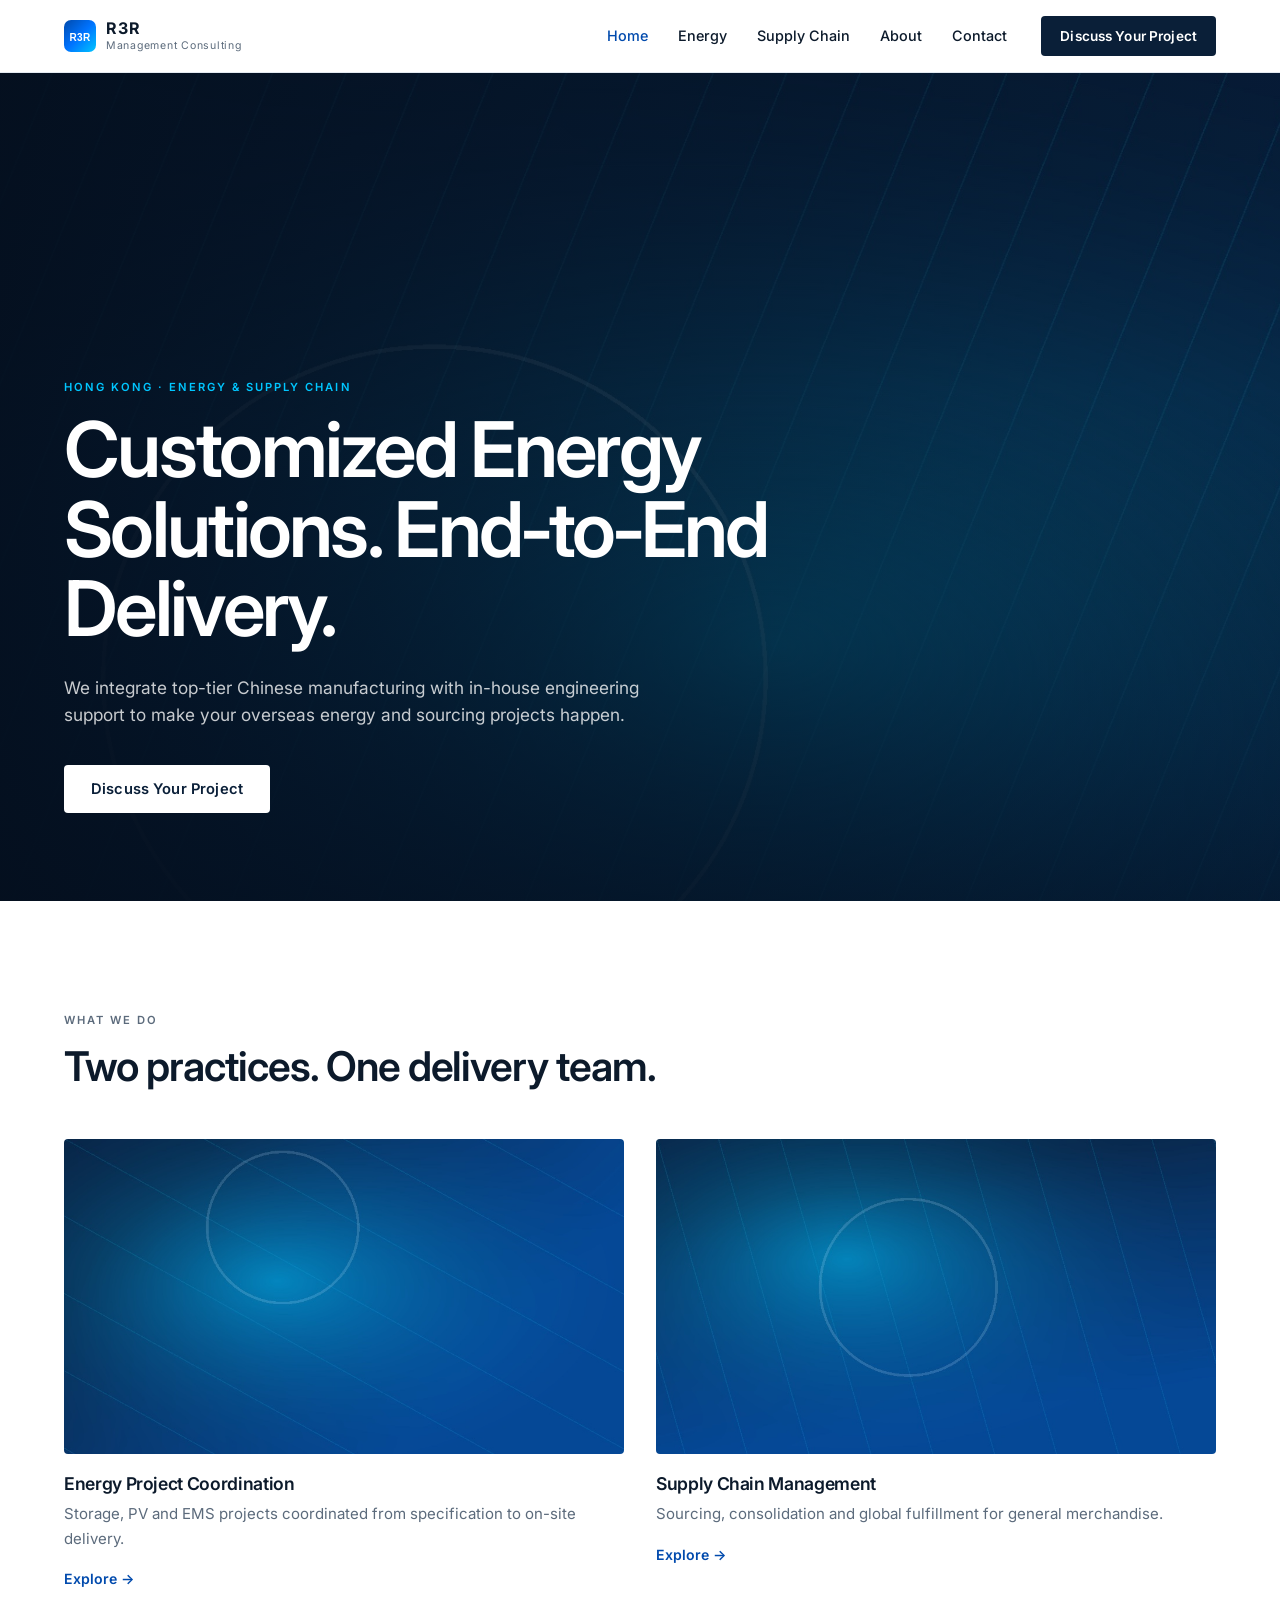
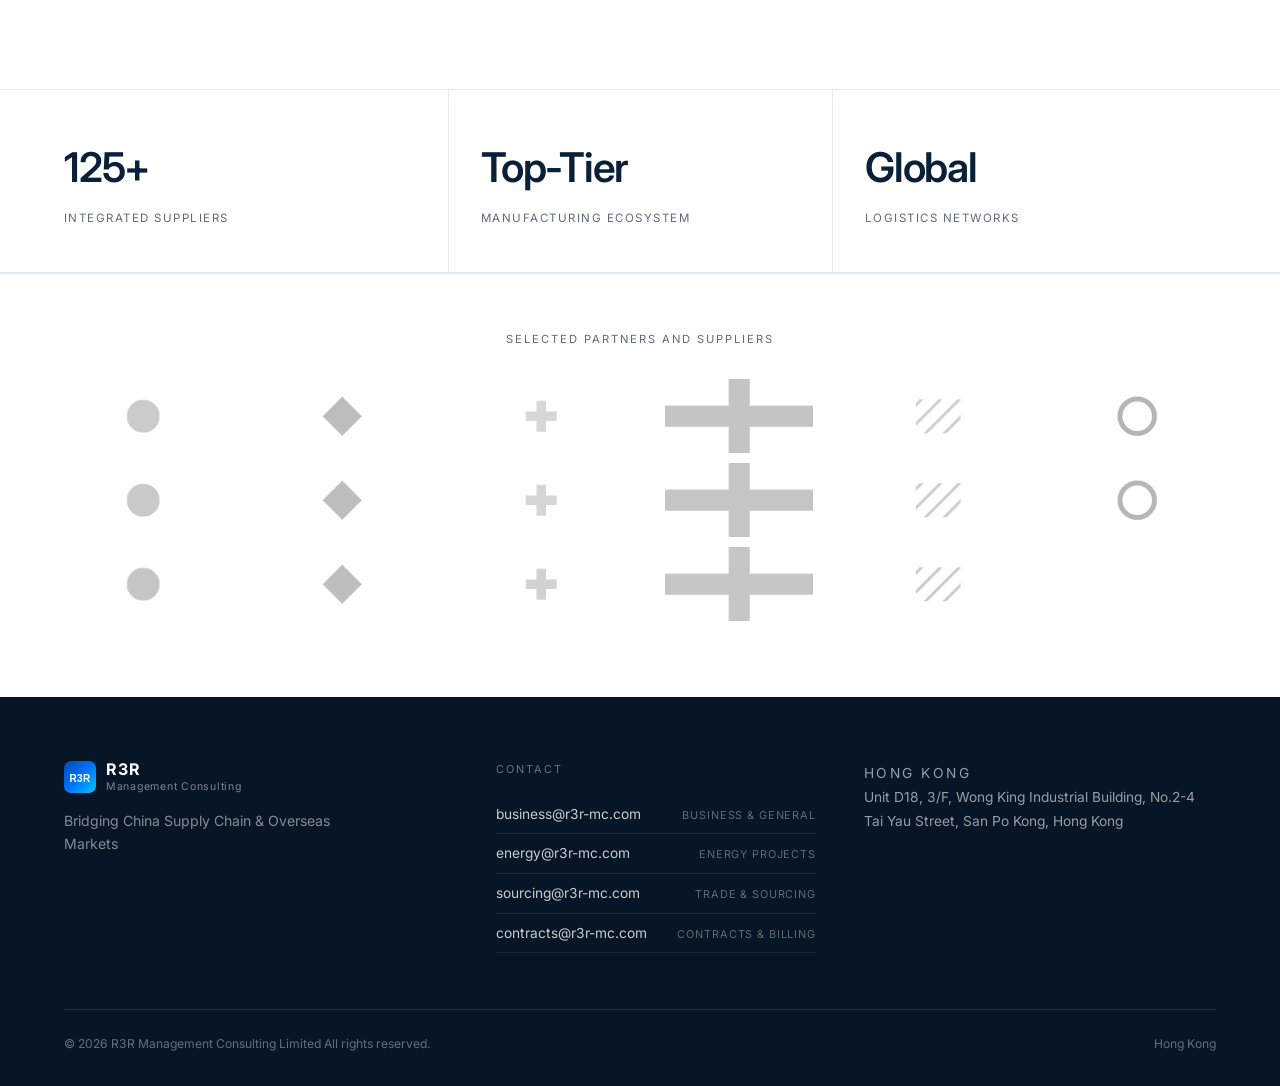
<file: index.html>
<!DOCTYPE html>
<html lang="en">
  <head>
    <meta charset="utf-8" />
    <meta name="viewport" content="width=device-width, initial-scale=1" />
    <title>R3R Management Consulting — Energy Solutions & Global Supply Chain</title>
    <meta
      name="description"
      content="R3R integrates top-tier Chinese manufacturing with in-house engineering support to deliver customized energy solutions and global supply chain management for overseas buyers."
    />
    <link rel="canonical" href="https://r3r-mc.com/" />
    <meta property="og:type" content="website" />
    <meta property="og:site_name" content="R3R Management Consulting" />
    <meta property="og:title" content="R3R Management Consulting — Energy Solutions & Global Supply Chain" />
    <meta
      property="og:description"
      content="Customized energy solutions and end-to-end supply chain delivery, backed by Chinese manufacturing and in-house engineering support."
    />
    <meta property="og:url" content="https://r3r-mc.com/" />
    <meta property="og:image" content="https://r3r-mc.com/assets/img/hero_bg.jpg" />
    <meta name="twitter:card" content="summary_large_image" />
    <meta name="theme-color" content="#0a1f38" />
    <link rel="icon" href="/assets/img/favicon.svg" type="image/svg+xml" />
    <link rel="preconnect" href="https://fonts.googleapis.com" />
    <link rel="preconnect" href="https://fonts.gstatic.com" crossorigin />
    <link
      rel="stylesheet"
      href="https://fonts.googleapis.com/css2?family=Inter:wght@400;500;600;700&display=swap"
    />
    <link rel="stylesheet" href="/assets/css/style.css" />
  </head>
  <body data-page="home">
    <a class="skip-link" href="#main">Skip to content</a>

    <header class="site-header">
      <div class="container header-inner">
        <a class="brand" href="/index.html" aria-label="R3R home">
          <img src="/assets/img/logo.svg" alt="R3R" width="32" height="32" />
          <span class="brand-text">
            <strong>R3R</strong>
            <small data-bind="site.sub">Management Consulting</small>
          </span>
        </a>
        <nav class="nav" aria-label="Primary">
          <ul class="nav-links" id="navLinks" data-each="nav">
            <template>
              <li><a data-href="href" data-bind="label"></a></li>
            </template>
          </ul>
          <a class="btn btn--sm btn--dark nav-cta" data-href="cta.href" data-bind="cta.label"></a>
        </nav>
        <button
          class="nav-toggle"
          id="navToggle"
          type="button"
          aria-label="Open menu"
          aria-expanded="false"
          aria-controls="navLinks"
        >
          <span></span><span></span><span></span>
        </button>
      </div>
    </header>

    <main id="main">
      <section class="hero hero--home">
        <img class="hero-bg" data-img="home.hero.bg" alt="" aria-hidden="true" fetchpriority="high" />
        <div class="hero-overlay"></div>
        <div class="container hero-inner">
          <p class="eyebrow eyebrow--light" data-bind="home.hero.eyebrow"></p>
          <h1 data-bind="home.hero.title"></h1>
          <p class="hero-sub" data-bind="home.hero.subtitle"></p>
          <a class="btn btn--light" data-href="cta.href" data-bind="cta.label"></a>
        </div>
      </section>

      <section class="section">
        <div class="container">
          <div class="section-head">
            <p class="eyebrow" data-bind="home.sectionHead.eyebrow"></p>
            <h2 data-bind="home.sectionHead.title"></h2>
          </div>
          <div class="card-grid card-grid--2" data-each="home.cards">
            <template>
              <a class="card" data-href="href">
                <div class="media">
                  <img data-img="image" data-alt="title" alt="" loading="lazy" />
                </div>
                <div class="card-body">
                  <h3 data-bind="title"></h3>
                  <p data-bind="desc"></p>
                  <span class="text-link"
                    ><span data-bind="linkLabel"></span>
                    <span aria-hidden="true">→</span></span
                  >
                </div>
              </a>
            </template>
          </div>
        </div>
      </section>

      <section class="stats-band" aria-label="Key figures">
        <div class="container stats" data-each="home.stats">
          <template>
            <div class="stat">
              <span class="stat-value" data-bind="value"></span>
              <span class="stat-label" data-bind="label"></span>
            </div>
          </template>
        </div>
      </section>

      <section class="logo-wall" aria-label="Partners and suppliers">
        <div class="container">
          <p class="logo-wall-label" data-bind="home.logoLabel"></p>
          <div class="logo-grid" data-each="partnerLogos">
            <template>
              <img data-img="src" data-alt="alt" alt="" loading="lazy" width="360" height="180" />
            </template>
          </div>
        </div>
      </section>
    </main>

    <footer class="site-footer">
      <div class="container">
        <div class="footer-top">
          <div class="footer-brand">
            <a class="brand" href="/index.html" aria-label="R3R home">
              <img src="/assets/img/logo.svg" alt="R3R" width="32" height="32" />
              <span class="brand-text">
                <strong>R3R</strong>
                <small data-bind="site.sub">Management Consulting</small>
              </span>
            </a>
            <p data-bind="site.tagline"></p>
          </div>
          <div class="footer-emails">
            <p class="footer-label" data-bind="ui.contact">Contact</p>
            <ul data-each="contact.emails">
              <template>
                <li>
                  <a data-mailto="email" data-bind="email"></a>
                  <span data-bind="title"></span>
                </li>
              </template>
            </ul>
          </div>
          <div class="footer-address">
            <p class="footer-label" data-bind="ui.office">Hong Kong</p>
            <p data-bind="site.address"></p>
          </div>
        </div>
        <div class="footer-bottom">
          <span
            >© <span id="year">2026</span> <span data-bind="site.name"></span>
            <span data-bind="ui.rights"></span
          ></span>
          <span>Hong Kong</span>
        </div>
      </div>
    </footer>

    <noscript>
      <div class="container section">
        <p>
          R3R Management Consulting — customized energy solutions and global supply chain
          management. Email <a href="mailto:business@r3r-mc.com">business@r3r-mc.com</a>.
        </p>
      </div>
    </noscript>

    <script src="/assets/js/main.js" defer></script>
    <script defer data-domain="r3r-mc.com" src="https://plausible.io/js/script.js"></script>
  </body>
</html>
</file>
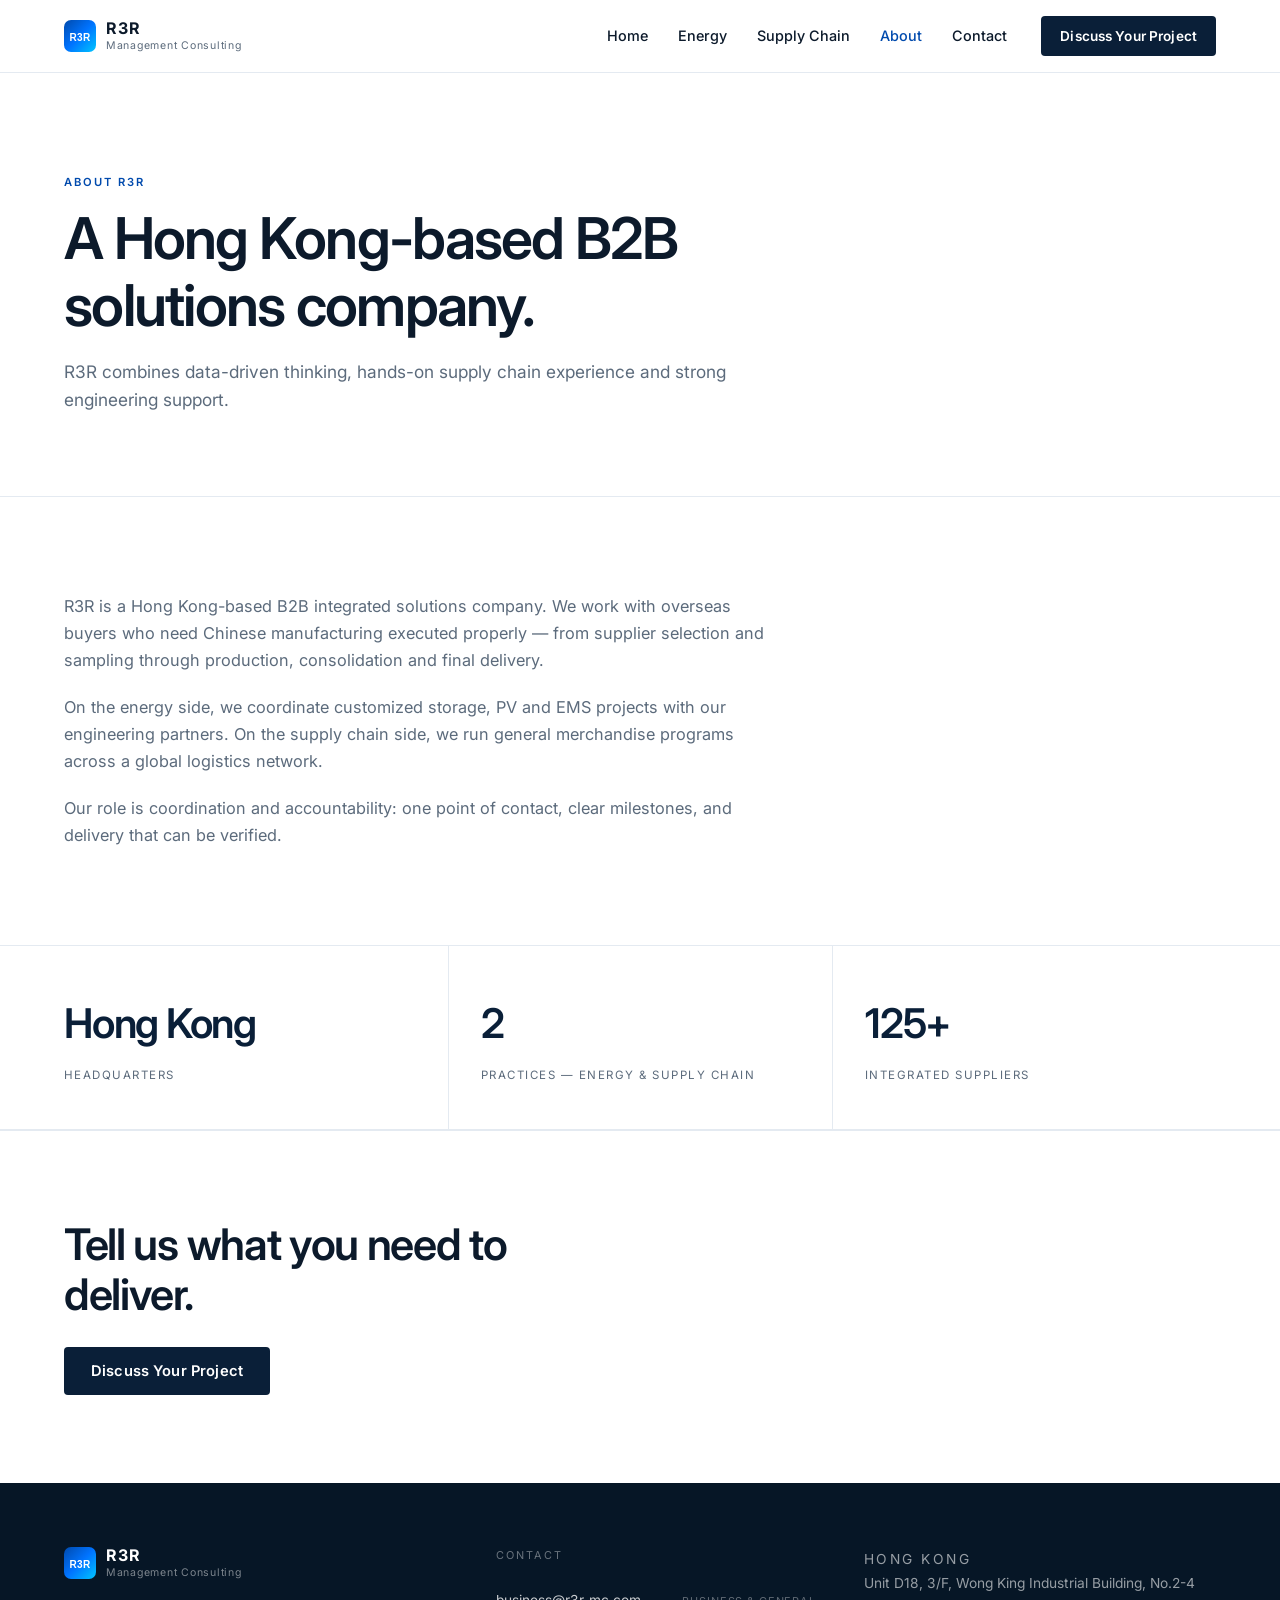
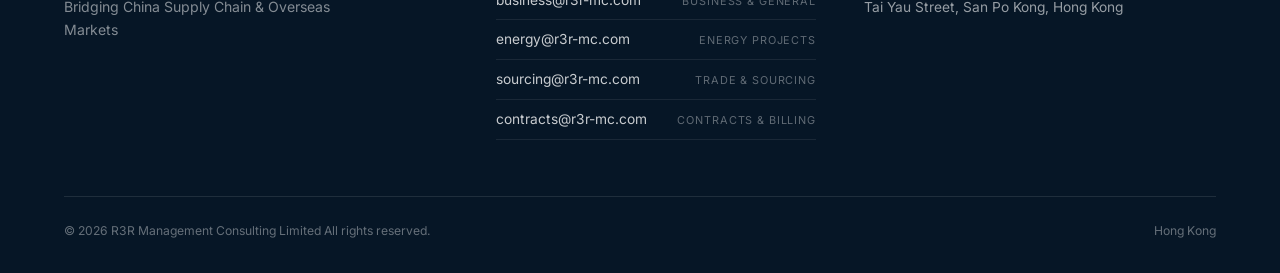
<file: about.html>
<!DOCTYPE html>
<html lang="en">
  <head>
    <meta charset="utf-8" />
    <meta name="viewport" content="width=device-width, initial-scale=1" />
    <title>About — R3R Management Consulting</title>
    <meta
      name="description"
      content="R3R is a Hong Kong-based B2B integrated solutions company combining data-driven thinking, supply chain experience and engineering support."
    />
    <link rel="canonical" href="https://r3r-mc.com/about.html" />
    <meta property="og:type" content="website" />
    <meta property="og:site_name" content="R3R Management Consulting" />
    <meta property="og:title" content="About — R3R Management Consulting" />
    <meta
      property="og:description"
      content="A Hong Kong-based B2B solutions company combining data-driven thinking, supply chain experience and engineering support."
    />
    <meta property="og:url" content="https://r3r-mc.com/about.html" />
    <meta property="og:image" content="https://r3r-mc.com/assets/img/hero_bg.jpg" />
    <meta name="twitter:card" content="summary_large_image" />
    <meta name="theme-color" content="#0a1f38" />
    <link rel="icon" href="/assets/img/favicon.svg" type="image/svg+xml" />
    <link rel="preconnect" href="https://fonts.googleapis.com" />
    <link rel="preconnect" href="https://fonts.gstatic.com" crossorigin />
    <link
      rel="stylesheet"
      href="https://fonts.googleapis.com/css2?family=Inter:wght@400;500;600;700&display=swap"
    />
    <link rel="stylesheet" href="/assets/css/style.css" />
  </head>
  <body data-page="about">
    <a class="skip-link" href="#main">Skip to content</a>

    <header class="site-header">
      <div class="container header-inner">
        <a class="brand" href="/index.html" aria-label="R3R home">
          <img src="/assets/img/logo.svg" alt="R3R" width="32" height="32" />
          <span class="brand-text">
            <strong>R3R</strong>
            <small data-bind="site.sub">Management Consulting</small>
          </span>
        </a>
        <nav class="nav" aria-label="Primary">
          <ul class="nav-links" id="navLinks" data-each="nav">
            <template>
              <li><a data-href="href" data-bind="label"></a></li>
            </template>
          </ul>
          <a class="btn btn--sm btn--dark nav-cta" data-href="cta.href" data-bind="cta.label"></a>
        </nav>
        <button
          class="nav-toggle"
          id="navToggle"
          type="button"
          aria-label="Open menu"
          aria-expanded="false"
          aria-controls="navLinks"
        >
          <span></span><span></span><span></span>
        </button>
      </div>
    </header>

    <main id="main">
      <section class="page-hero">
        <div class="container">
          <p class="eyebrow" data-bind="about.hero.eyebrow"></p>
          <h1 data-bind="about.hero.title"></h1>
          <p class="lead" data-bind="about.hero.lead"></p>
        </div>
      </section>

      <section class="section">
        <div class="container">
          <div class="prose">
            <p data-bind="about.body.0"></p>
            <p data-bind="about.body.1"></p>
            <p data-bind="about.body.2"></p>
          </div>
        </div>
      </section>

      <section class="stats-band" aria-label="Company facts">
        <div class="container stats" data-each="about.facts">
          <template>
            <div class="stat">
              <span class="stat-value" data-bind="value"></span>
              <span class="stat-label" data-bind="label"></span>
            </div>
          </template>
        </div>
      </section>

      <section class="cta-band">
        <div class="container">
          <h2 data-bind="cta.title"></h2>
          <a class="btn btn--dark" data-href="cta.href" data-bind="cta.label"></a>
        </div>
      </section>
    </main>

    <footer class="site-footer">
      <div class="container">
        <div class="footer-top">
          <div class="footer-brand">
            <a class="brand" href="/index.html" aria-label="R3R home">
              <img src="/assets/img/logo.svg" alt="R3R" width="32" height="32" />
              <span class="brand-text">
                <strong>R3R</strong>
                <small data-bind="site.sub">Management Consulting</small>
              </span>
            </a>
            <p data-bind="site.tagline"></p>
          </div>
          <div class="footer-emails">
            <p class="footer-label" data-bind="ui.contact">Contact</p>
            <ul data-each="contact.emails">
              <template>
                <li>
                  <a data-mailto="email" data-bind="email"></a>
                  <span data-bind="title"></span>
                </li>
              </template>
            </ul>
          </div>
          <div class="footer-address">
            <p class="footer-label" data-bind="ui.office">Hong Kong</p>
            <p data-bind="site.address"></p>
          </div>
        </div>
        <div class="footer-bottom">
          <span
            >© <span id="year">2026</span> <span data-bind="site.name"></span>
            <span data-bind="ui.rights"></span
          ></span>
          <span>Hong Kong</span>
        </div>
      </div>
    </footer>

    <script src="/assets/js/main.js" defer></script>
    <script defer data-domain="r3r-mc.com" src="https://plausible.io/js/script.js"></script>
  </body>
</html>
</file>
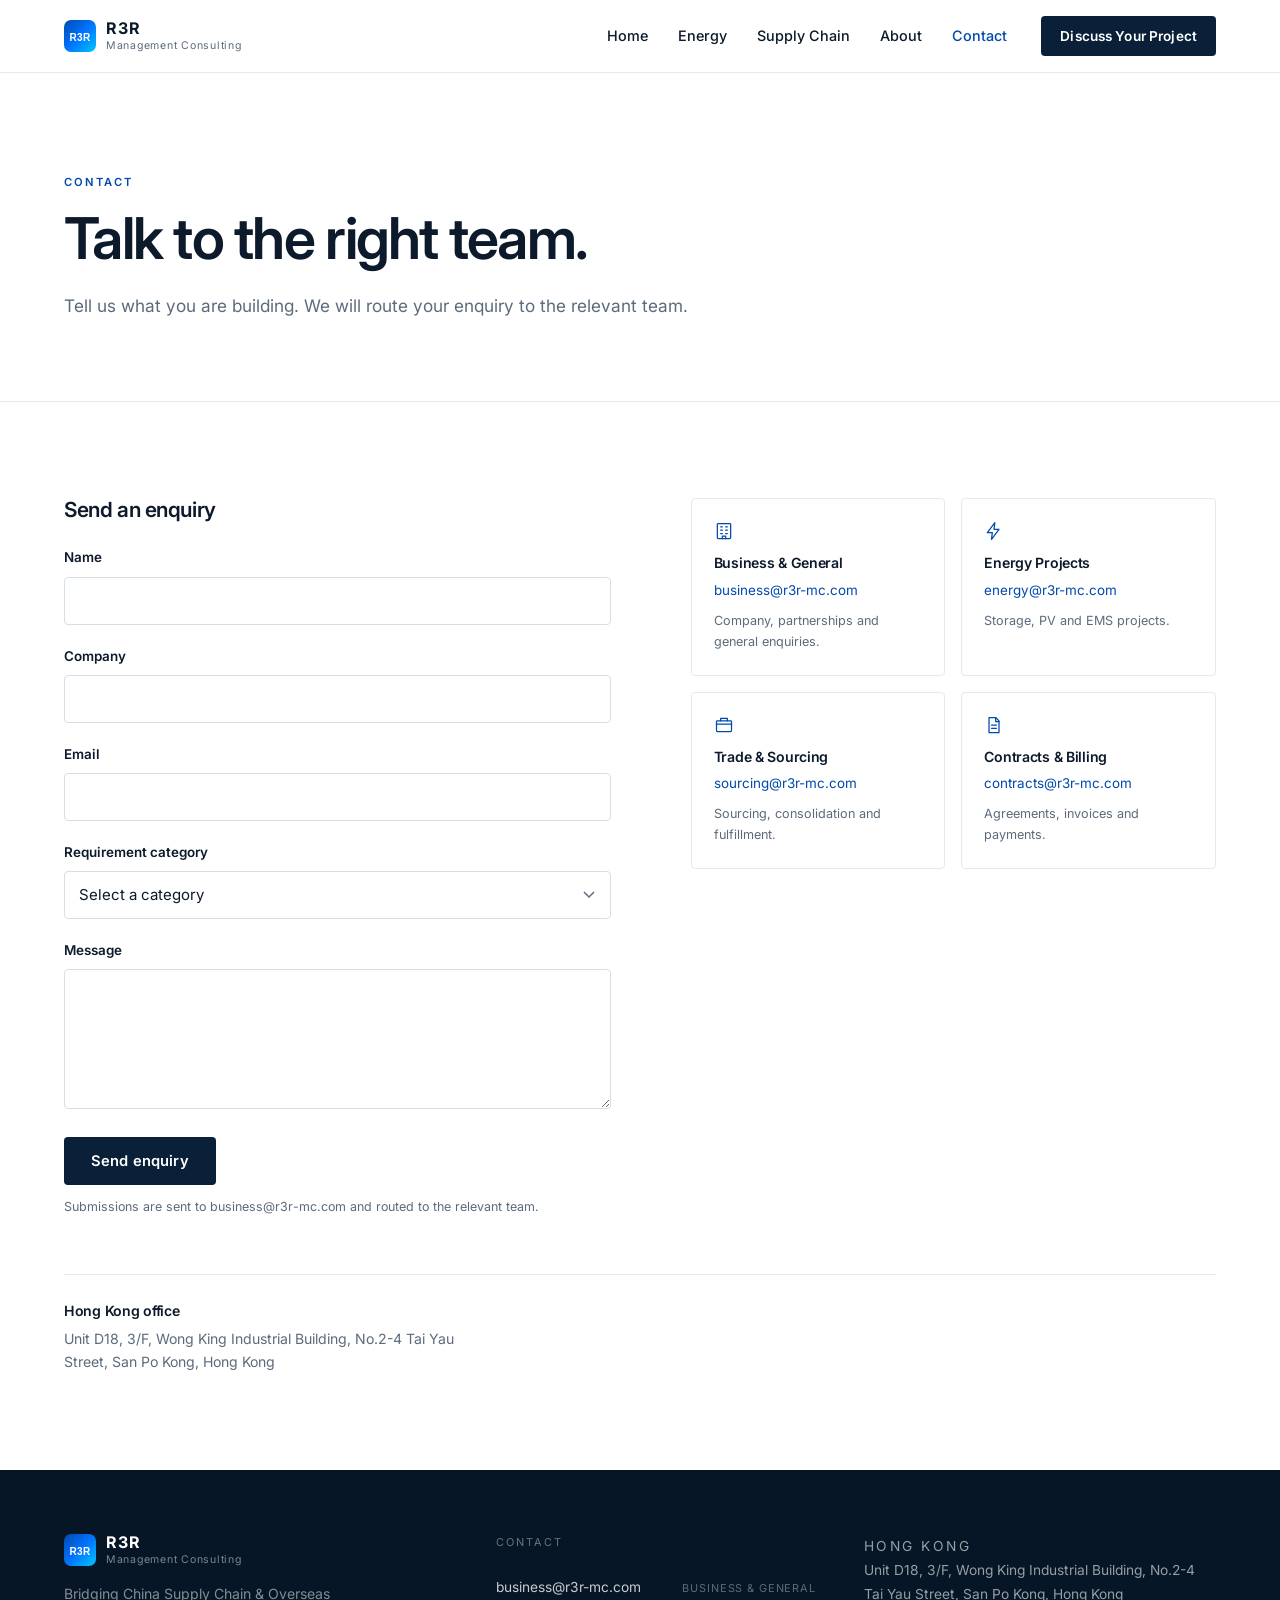
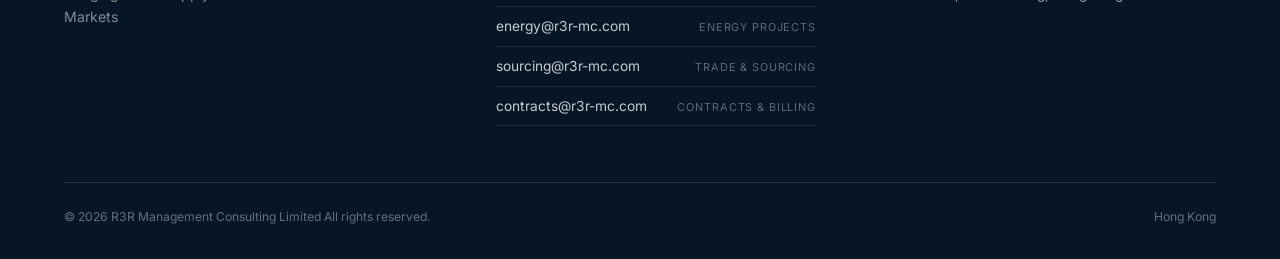
<file: contact.html>
<!DOCTYPE html>
<html lang="en">
  <head>
    <meta charset="utf-8" />
    <meta name="viewport" content="width=device-width, initial-scale=1" />
    <title>Contact — R3R Management Consulting</title>
    <meta
      name="description"
      content="Contact R3R for energy projects, supply chain and sourcing, general business, or contracts and billing. Direct emails for each team."
    />
    <link rel="canonical" href="https://r3r-mc.com/contact.html" />
    <meta property="og:type" content="website" />
    <meta property="og:site_name" content="R3R Management Consulting" />
    <meta property="og:title" content="Contact — R3R Management Consulting" />
    <meta
      property="og:description"
      content="Tell us what you are building. We will route your enquiry to the relevant team."
    />
    <meta property="og:url" content="https://r3r-mc.com/contact.html" />
    <meta property="og:image" content="https://r3r-mc.com/assets/img/hero_bg.jpg" />
    <meta name="twitter:card" content="summary_large_image" />
    <meta name="theme-color" content="#0a1f38" />
    <link rel="icon" href="/assets/img/favicon.svg" type="image/svg+xml" />
    <link rel="preconnect" href="https://fonts.googleapis.com" />
    <link rel="preconnect" href="https://fonts.gstatic.com" crossorigin />
    <link
      rel="stylesheet"
      href="https://fonts.googleapis.com/css2?family=Inter:wght@400;500;600;700&display=swap"
    />
    <link rel="stylesheet" href="/assets/css/style.css" />
  </head>
  <body data-page="contact">
    <a class="skip-link" href="#main">Skip to content</a>

    <header class="site-header">
      <div class="container header-inner">
        <a class="brand" href="/index.html" aria-label="R3R home">
          <img src="/assets/img/logo.svg" alt="R3R" width="32" height="32" />
          <span class="brand-text">
            <strong>R3R</strong>
            <small data-bind="site.sub">Management Consulting</small>
          </span>
        </a>
        <nav class="nav" aria-label="Primary">
          <ul class="nav-links" id="navLinks" data-each="nav">
            <template>
              <li><a data-href="href" data-bind="label"></a></li>
            </template>
          </ul>
          <a class="btn btn--sm btn--dark nav-cta" data-href="cta.href" data-bind="cta.label"></a>
        </nav>
        <button
          class="nav-toggle"
          id="navToggle"
          type="button"
          aria-label="Open menu"
          aria-expanded="false"
          aria-controls="navLinks"
        >
          <span></span><span></span><span></span>
        </button>
      </div>
    </header>

    <main id="main">
      <section class="page-hero">
        <div class="container">
          <p class="eyebrow" data-bind="contact.hero.eyebrow"></p>
          <h1 data-bind="contact.hero.title"></h1>
          <p class="lead" data-bind="contact.hero.lead"></p>
        </div>
      </section>

      <section class="section">
        <div class="container contact-grid">
          <div>
            <h2 class="section-form-title" data-bind="contact.form.title"></h2>
            <form
              id="contactForm"
              method="POST"
              action="https://formspree.io/f/xyeyqoll"
              novalidate
            >
              <input type="hidden" name="_subject" value="New enquiry — R3R website" />
              <input type="hidden" name="department" id="f-department" value="" />
              <input
                class="hp"
                type="text"
                name="_gotcha"
                tabindex="-1"
                autocomplete="off"
                aria-hidden="true"
              />

              <div class="form-field">
                <label for="f-name" data-bind="contact.form.name"></label>
                <input id="f-name" name="name" type="text" autocomplete="name" required />
              </div>

              <div class="form-field">
                <label for="f-company" data-bind="contact.form.company"></label>
                <input
                  id="f-company"
                  name="company"
                  type="text"
                  autocomplete="organization"
                />
              </div>

              <div class="form-field">
                <label for="f-email" data-bind="contact.form.email"></label>
                <input id="f-email" name="email" type="email" autocomplete="email" required />
              </div>

              <div class="form-field">
                <label for="f-category" data-bind="contact.form.category"></label>
                <select id="f-category" name="category" required data-each="contact.categories">
                  <option value="" disabled selected data-bind="contact.form.categoryPlaceholder"></option>
                  <template>
                    <option data-value="value" data-bind="label"></option>
                  </template>
                </select>
              </div>

              <div class="form-field">
                <label for="f-message" data-bind="contact.form.message"></label>
                <textarea id="f-message" name="message" required></textarea>
              </div>

              <button class="btn btn--dark" type="submit" data-bind="contact.form.submit"></button>
              <p class="form-note" data-bind="contact.form.note"></p>
              <div class="form-status" id="formStatus" role="status" aria-live="polite"></div>
            </form>
          </div>

          <div class="email-matrix" data-each="contact.emails">
            <template>
              <a class="email-card" data-mailto="email">
                <svg class="icon" viewBox="0 0 24 24" aria-hidden="true">
                  <use data-use="icon"></use>
                </svg>
                <h3 data-bind="title"></h3>
                <span class="addr" data-bind="email"></span>
                <p data-bind="desc"></p>
              </a>
            </template>
          </div>
        </div>

        <div class="container">
          <div class="address-block">
            <h3 data-bind="contact.addressTitle"></h3>
            <p data-bind="contact.address"></p>
          </div>
        </div>
      </section>
    </main>

    <footer class="site-footer">
      <div class="container">
        <div class="footer-top">
          <div class="footer-brand">
            <a class="brand" href="/index.html" aria-label="R3R home">
              <img src="/assets/img/logo.svg" alt="R3R" width="32" height="32" />
              <span class="brand-text">
                <strong>R3R</strong>
                <small data-bind="site.sub">Management Consulting</small>
              </span>
            </a>
            <p data-bind="site.tagline"></p>
          </div>
          <div class="footer-emails">
            <p class="footer-label" data-bind="ui.contact">Contact</p>
            <ul data-each="contact.emails">
              <template>
                <li>
                  <a data-mailto="email" data-bind="email"></a>
                  <span data-bind="title"></span>
                </li>
              </template>
            </ul>
          </div>
          <div class="footer-address">
            <p class="footer-label" data-bind="ui.office">Hong Kong</p>
            <p data-bind="site.address"></p>
          </div>
        </div>
        <div class="footer-bottom">
          <span
            >© <span id="year">2026</span> <span data-bind="site.name"></span>
            <span data-bind="ui.rights"></span
          ></span>
          <span>Hong Kong</span>
        </div>
      </div>
    </footer>

    <script src="/assets/js/main.js" defer></script>
    <script defer data-domain="r3r-mc.com" src="https://plausible.io/js/script.js"></script>
  </body>
</html>
</file>
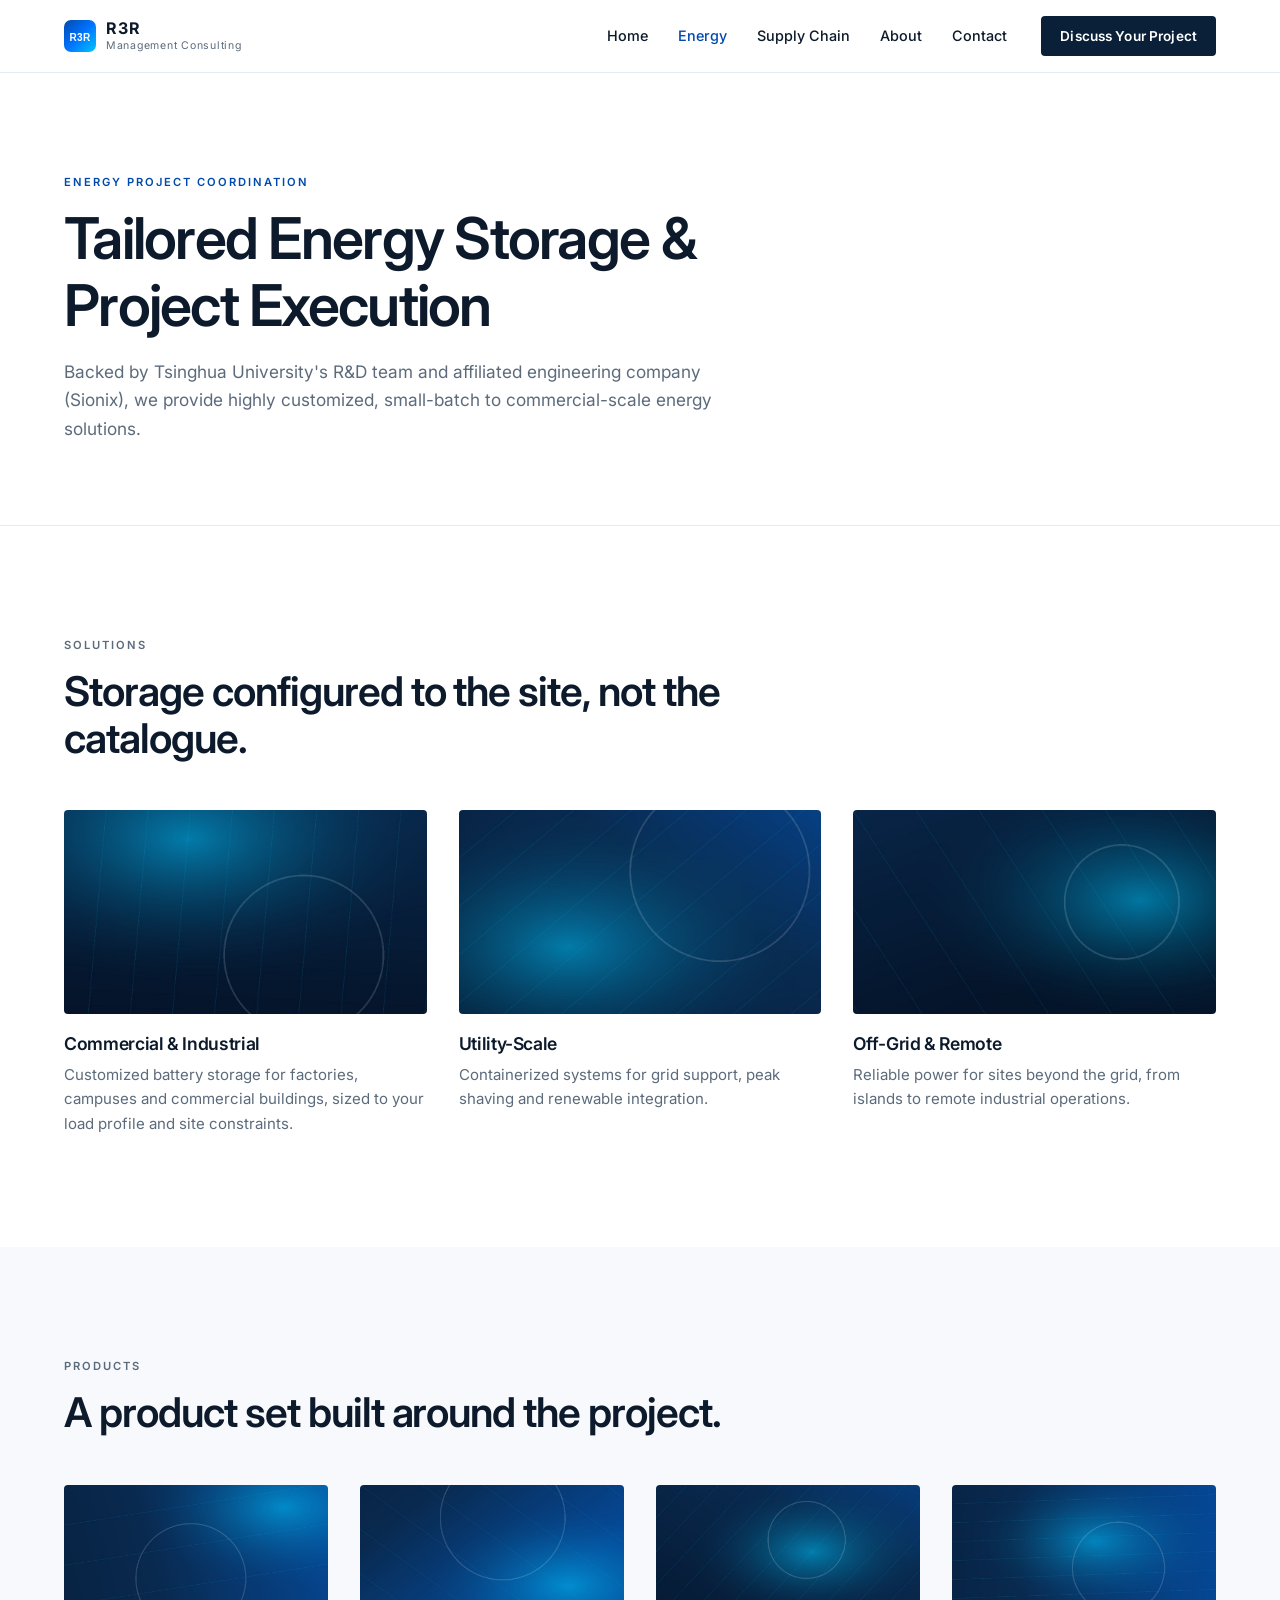
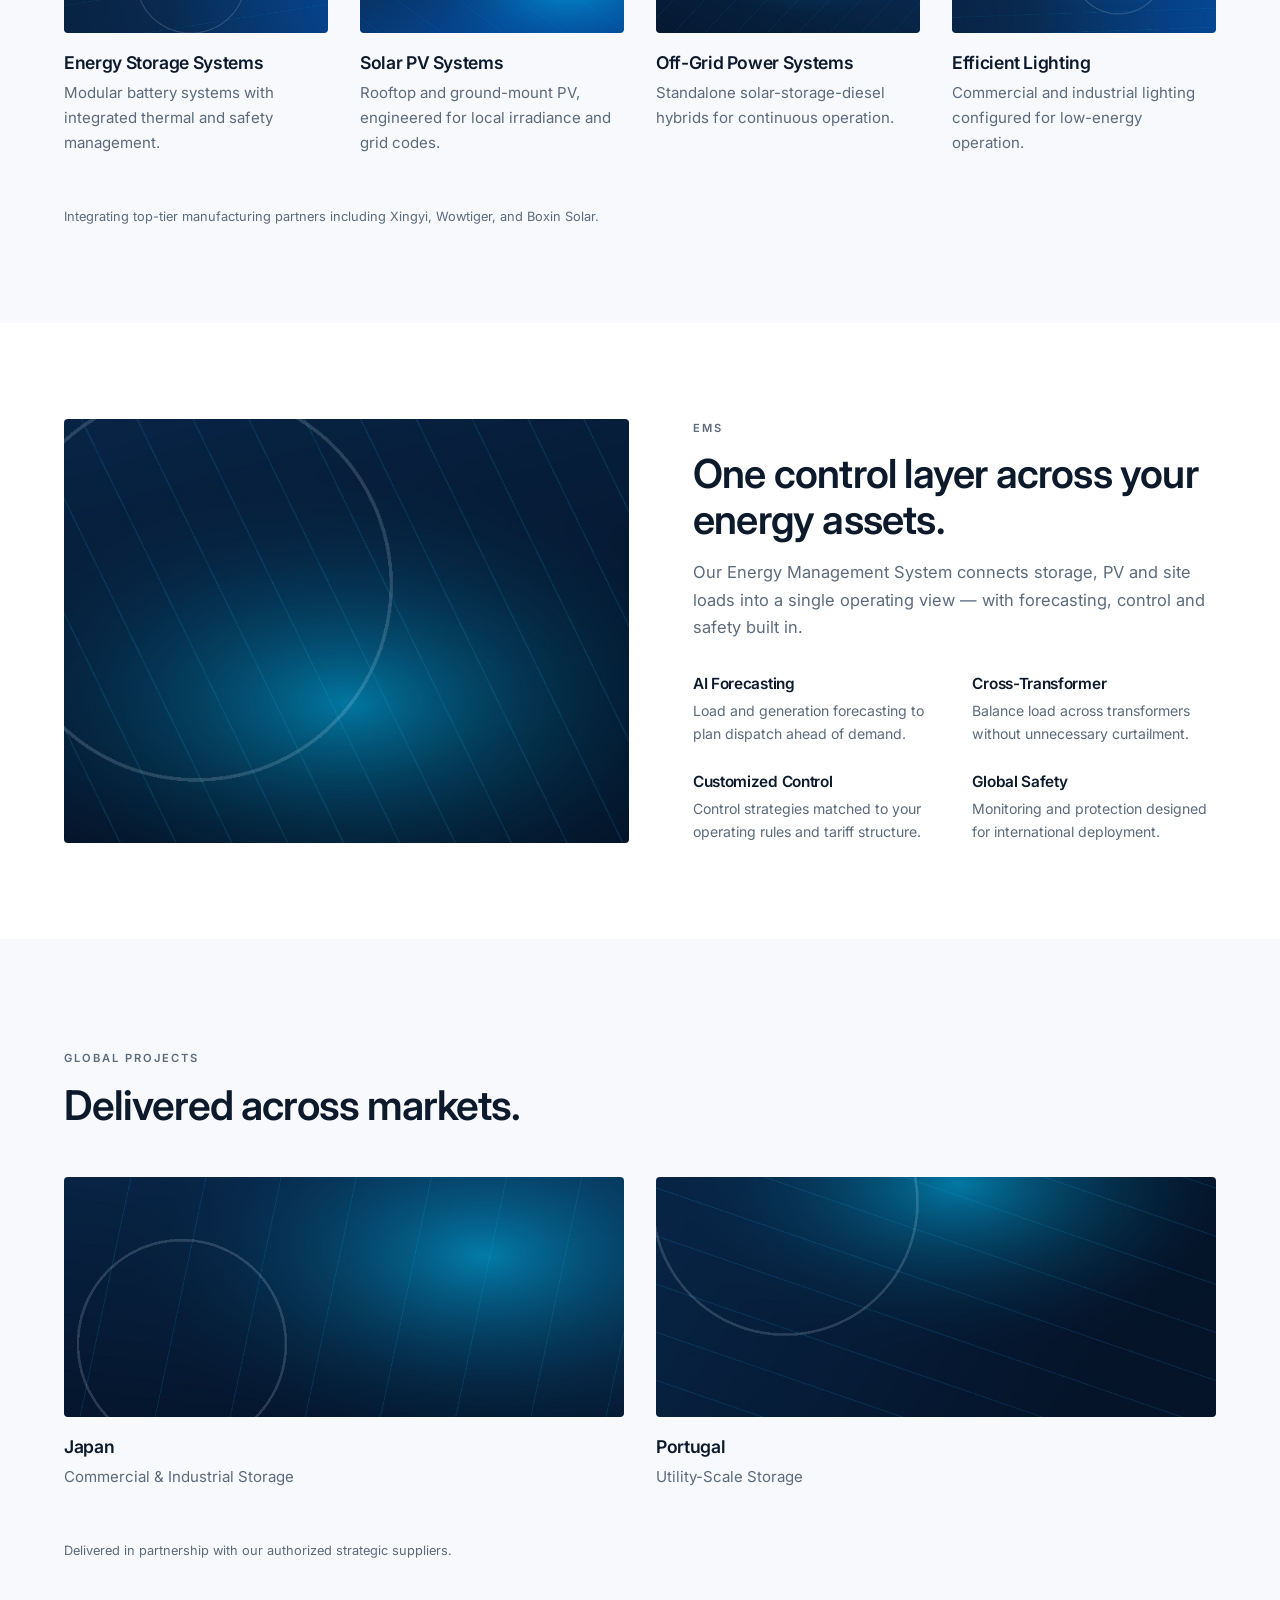
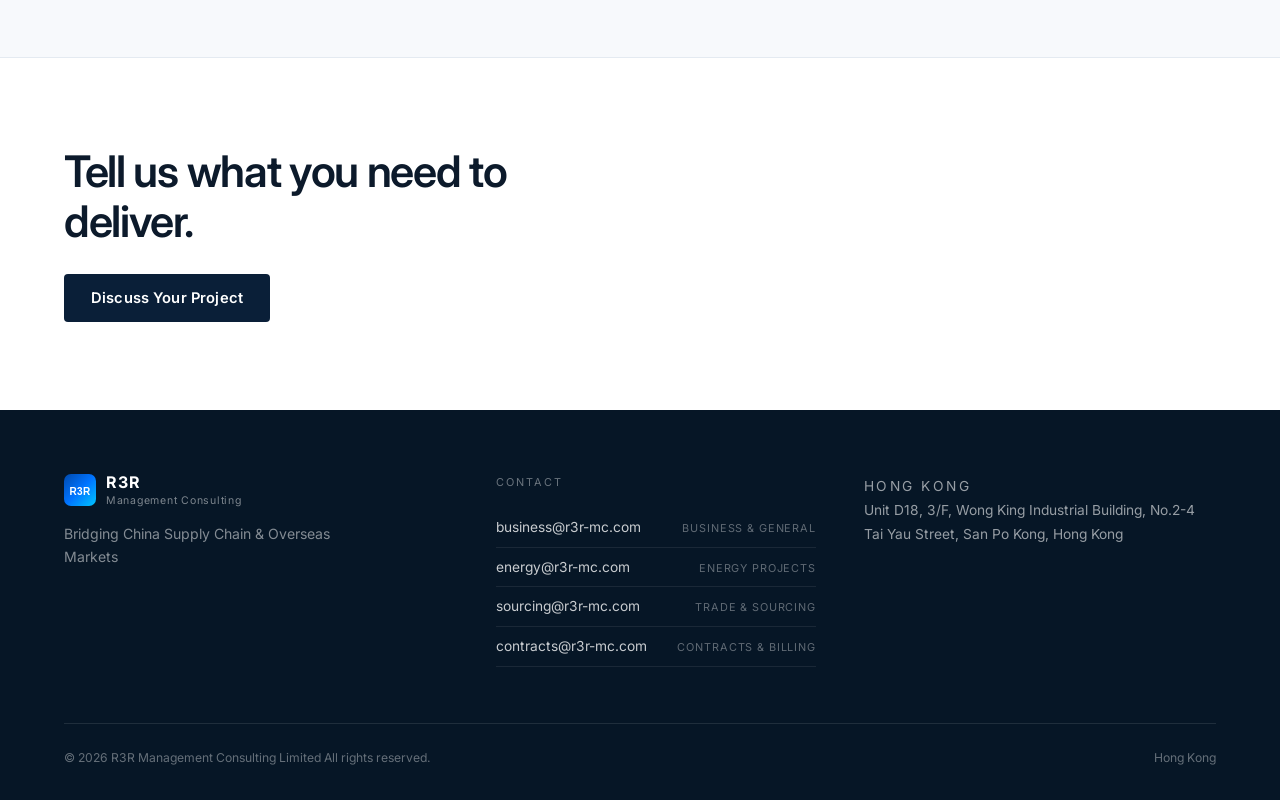
<file: energy.html>
<!DOCTYPE html>
<html lang="en">
  <head>
    <meta charset="utf-8" />
    <meta name="viewport" content="width=device-width, initial-scale=1" />
    <title>Energy Project Coordination — R3R Management Consulting</title>
    <meta
      name="description"
      content="Customized energy storage, PV and EMS projects — backed by Tsinghua University's R&D team and affiliated engineering company Sionix."
    />
    <link rel="canonical" href="https://r3r-mc.com/energy.html" />
    <meta property="og:type" content="website" />
    <meta property="og:site_name" content="R3R Management Consulting" />
    <meta property="og:title" content="Energy Project Coordination — R3R" />
    <meta
      property="og:description"
      content="Tailored energy storage and project execution for commercial, utility and off-grid applications."
    />
    <meta property="og:url" content="https://r3r-mc.com/energy.html" />
    <meta property="og:image" content="https://r3r-mc.com/assets/img/solution_ci.jpg" />
    <meta name="twitter:card" content="summary_large_image" />
    <meta name="theme-color" content="#0a1f38" />
    <link rel="icon" href="/assets/img/favicon.svg" type="image/svg+xml" />
    <link rel="preconnect" href="https://fonts.googleapis.com" />
    <link rel="preconnect" href="https://fonts.gstatic.com" crossorigin />
    <link
      rel="stylesheet"
      href="https://fonts.googleapis.com/css2?family=Inter:wght@400;500;600;700&display=swap"
    />
    <link rel="stylesheet" href="/assets/css/style.css" />
  </head>
  <body data-page="energy">
    <a class="skip-link" href="#main">Skip to content</a>

    <header class="site-header">
      <div class="container header-inner">
        <a class="brand" href="/index.html" aria-label="R3R home">
          <img src="/assets/img/logo.svg" alt="R3R" width="32" height="32" />
          <span class="brand-text">
            <strong>R3R</strong>
            <small data-bind="site.sub">Management Consulting</small>
          </span>
        </a>
        <nav class="nav" aria-label="Primary">
          <ul class="nav-links" id="navLinks" data-each="nav">
            <template>
              <li><a data-href="href" data-bind="label"></a></li>
            </template>
          </ul>
          <a class="btn btn--sm btn--dark nav-cta" data-href="cta.href" data-bind="cta.label"></a>
        </nav>
        <button
          class="nav-toggle"
          id="navToggle"
          type="button"
          aria-label="Open menu"
          aria-expanded="false"
          aria-controls="navLinks"
        >
          <span></span><span></span><span></span>
        </button>
      </div>
    </header>

    <main id="main">
      <section class="page-hero">
        <div class="container">
          <p class="eyebrow" data-bind="energy.hero.eyebrow"></p>
          <h1 data-bind="energy.hero.title"></h1>
          <p class="lead" data-bind="energy.hero.lead"></p>
        </div>
      </section>

      <section class="section">
        <div class="container">
          <div class="section-head">
            <p class="eyebrow" data-bind="energy.solutionsHead.eyebrow"></p>
            <h2 data-bind="energy.solutionsHead.title"></h2>
          </div>
          <div class="card-grid card-grid--3" data-each="energy.solutions">
            <template>
              <article class="card">
                <div class="media">
                  <img data-img="image" data-alt="title" alt="" loading="lazy" />
                </div>
                <div class="card-body">
                  <h3 data-bind="title"></h3>
                  <p data-bind="desc"></p>
                </div>
              </article>
            </template>
          </div>
        </div>
      </section>

      <section class="section section--surface">
        <div class="container">
          <div class="section-head">
            <p class="eyebrow" data-bind="energy.productsHead.eyebrow"></p>
            <h2 data-bind="energy.productsHead.title"></h2>
          </div>
          <div class="card-grid card-grid--4" data-each="energy.products">
            <template>
              <article class="card">
                <div class="media">
                  <img data-img="image" data-alt="title" alt="" loading="lazy" />
                </div>
                <div class="card-body">
                  <h3 data-bind="title"></h3>
                  <p data-bind="desc"></p>
                </div>
              </article>
            </template>
          </div>
          <p class="note" data-bind="energy.productNote"></p>
        </div>
      </section>

      <section class="section">
        <div class="container split">
          <div class="split-media">
            <div class="media">
              <img
                data-img="energy.ems.image"
                alt="Energy Management System dashboard"
                loading="lazy"
              />
            </div>
          </div>
          <div class="split-body">
            <p class="eyebrow" data-bind="energy.ems.eyebrow"></p>
            <h2 data-bind="energy.ems.title"></h2>
            <p data-bind="energy.ems.intro"></p>
            <div class="points" data-each="energy.ems.points">
              <template>
                <div class="point">
                  <h3 data-bind="title"></h3>
                  <p data-bind="desc"></p>
                </div>
              </template>
            </div>
          </div>
        </div>
      </section>

      <section class="section section--surface">
        <div class="container">
          <div class="section-head">
            <p class="eyebrow" data-bind="energy.cases.eyebrow"></p>
            <h2 data-bind="energy.cases.title"></h2>
          </div>
          <div class="card-grid card-grid--2" data-each="energy.cases.items">
            <template>
              <article class="card">
                <div class="media media--wide">
                  <img data-img="image" data-alt="title" alt="" loading="lazy" />
                </div>
                <div class="card-body">
                  <h3 data-bind="title"></h3>
                  <p data-bind="label"></p>
                </div>
              </article>
            </template>
          </div>
          <p class="note" data-bind="energy.cases.note"></p>
        </div>
      </section>

      <section class="cta-band">
        <div class="container">
          <h2 data-bind="cta.title"></h2>
          <a class="btn btn--dark" data-href="cta.href" data-bind="cta.label"></a>
        </div>
      </section>
    </main>

    <footer class="site-footer">
      <div class="container">
        <div class="footer-top">
          <div class="footer-brand">
            <a class="brand" href="/index.html" aria-label="R3R home">
              <img src="/assets/img/logo.svg" alt="R3R" width="32" height="32" />
              <span class="brand-text">
                <strong>R3R</strong>
                <small data-bind="site.sub">Management Consulting</small>
              </span>
            </a>
            <p data-bind="site.tagline"></p>
          </div>
          <div class="footer-emails">
            <p class="footer-label" data-bind="ui.contact">Contact</p>
            <ul data-each="contact.emails">
              <template>
                <li>
                  <a data-mailto="email" data-bind="email"></a>
                  <span data-bind="title"></span>
                </li>
              </template>
            </ul>
          </div>
          <div class="footer-address">
            <p class="footer-label" data-bind="ui.office">Hong Kong</p>
            <p data-bind="site.address"></p>
          </div>
        </div>
        <div class="footer-bottom">
          <span
            >© <span id="year">2026</span> <span data-bind="site.name"></span>
            <span data-bind="ui.rights"></span
          ></span>
          <span>Hong Kong</span>
        </div>
      </div>
    </footer>

    <script src="/assets/js/main.js" defer></script>
    <script defer data-domain="r3r-mc.com" src="https://plausible.io/js/script.js"></script>
  </body>
</html>
</file>
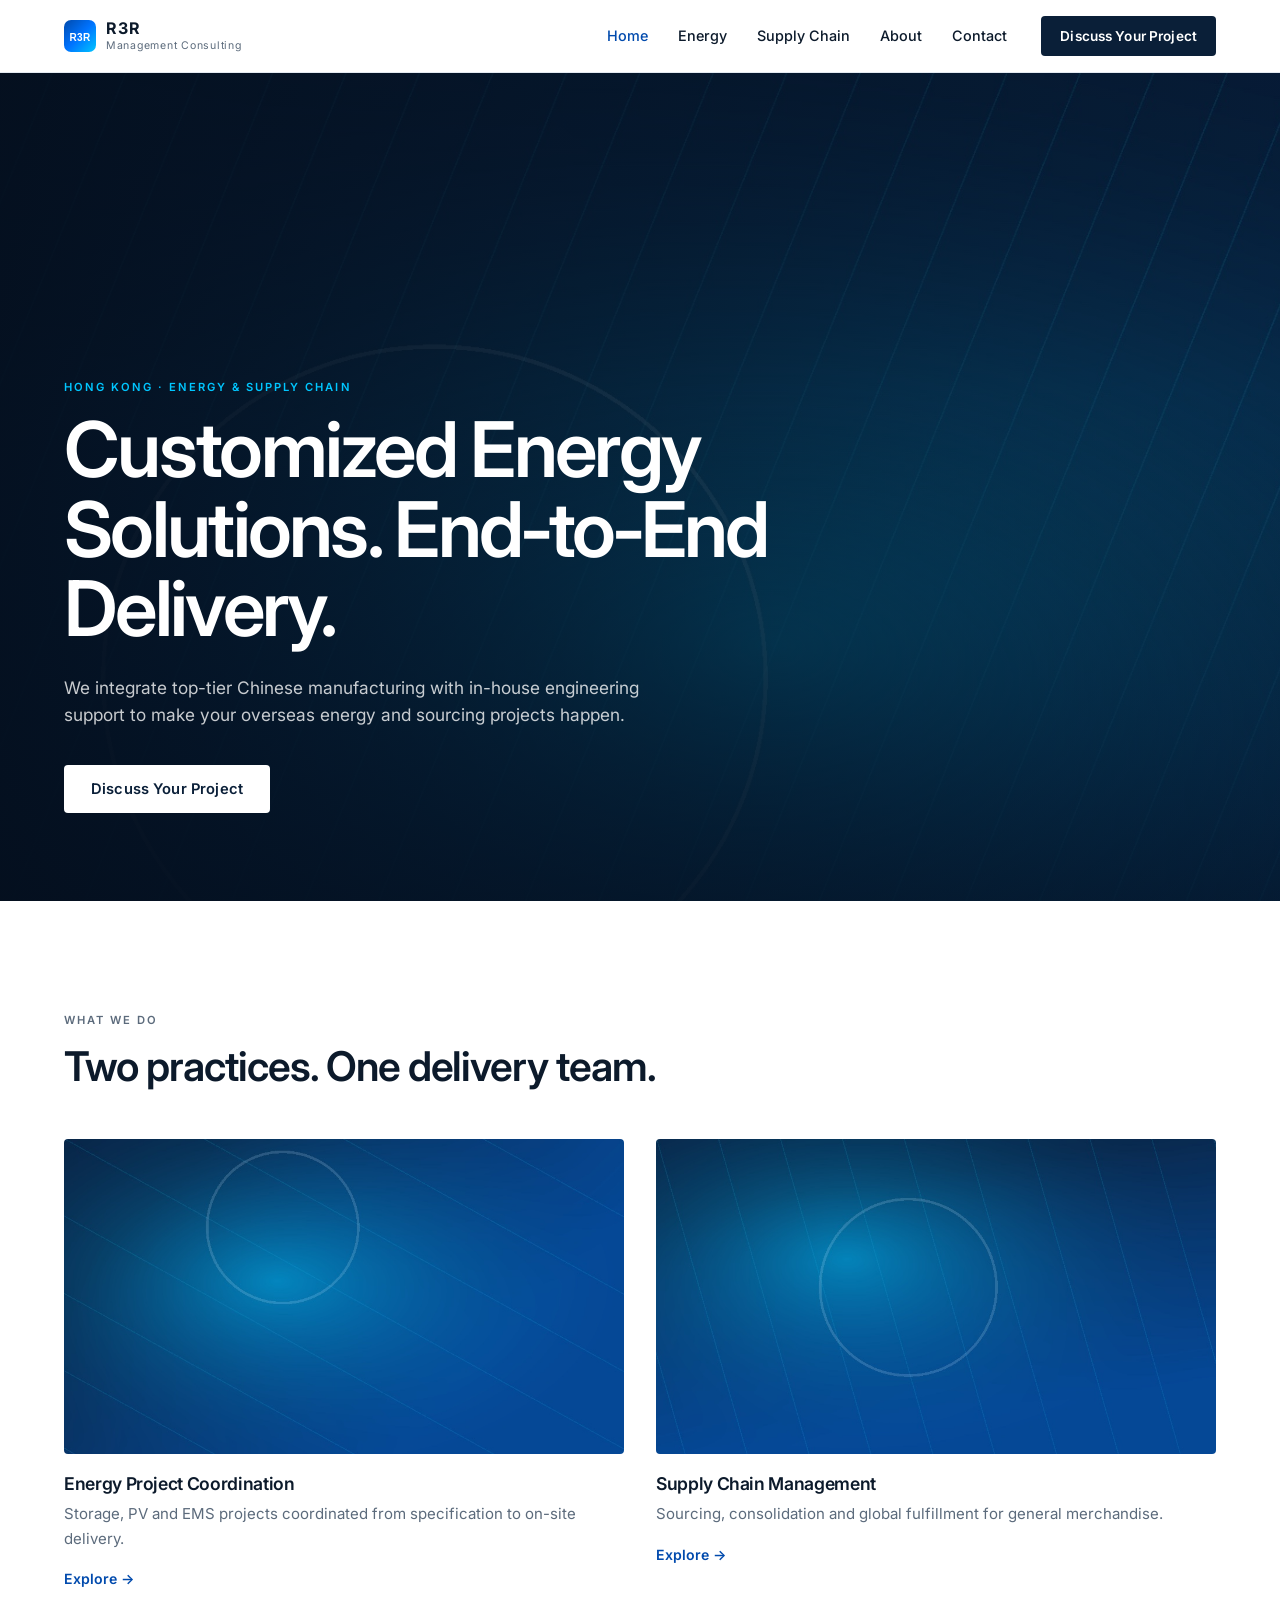
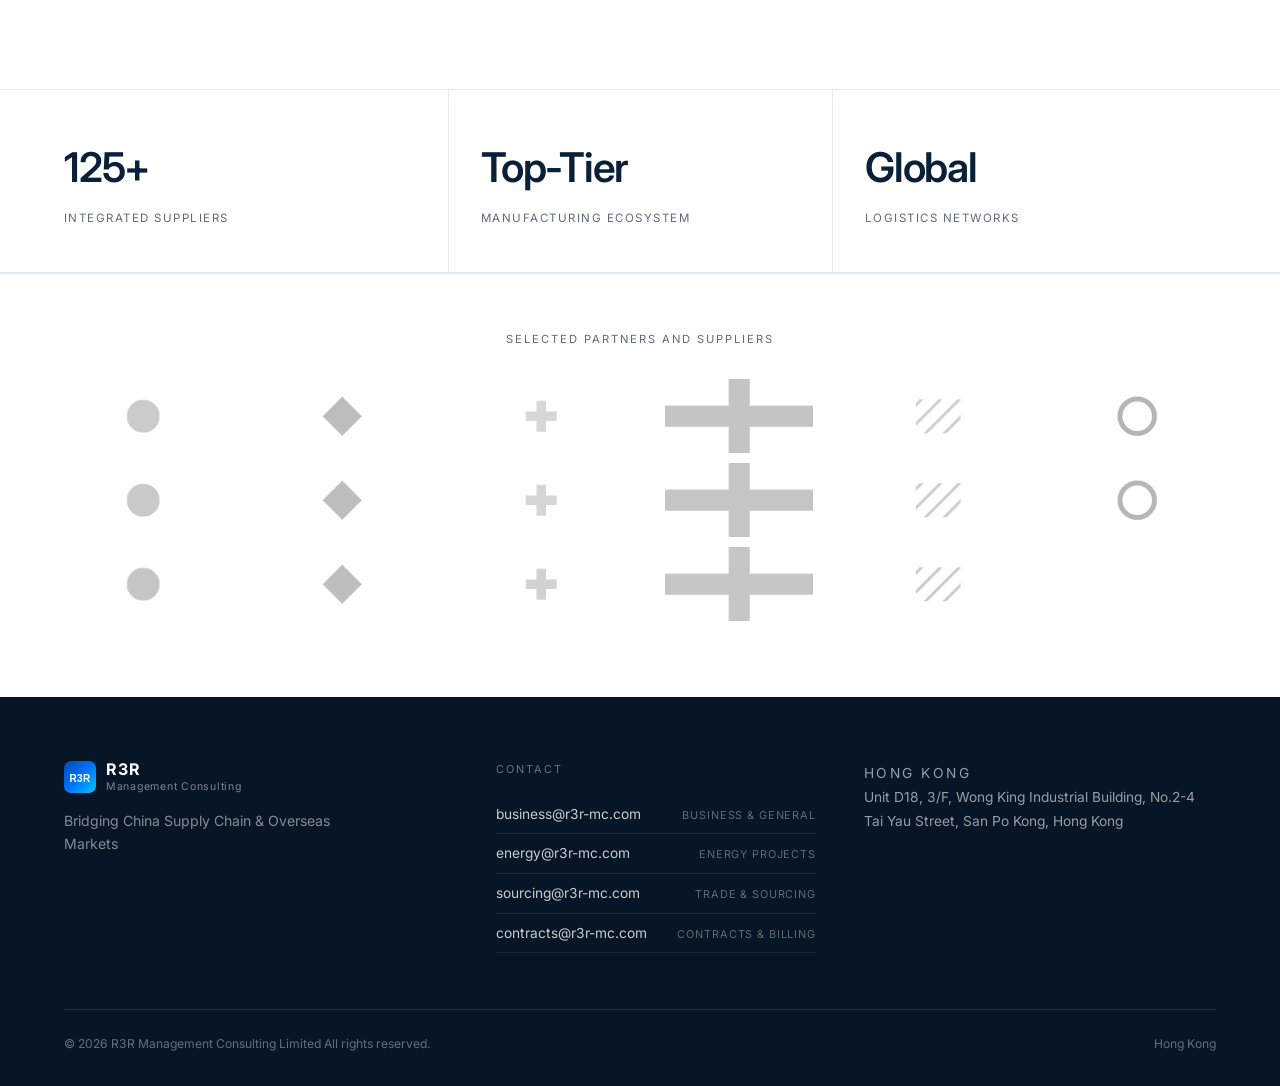
<file: services.html>
<!DOCTYPE html>
<html lang="en">
  <head>
    <meta charset="utf-8" />
    <meta name="viewport" content="width=device-width, initial-scale=1" />
    <meta http-equiv="refresh" content="0; url=/index.html" />
    <link rel="canonical" href="https://r3r-mc.com/" />
    <meta name="robots" content="noindex" />
    <title>R3R — Redirecting</title>
    <script>
      location.replace("/index.html");
    </script>
  </head>
  <body>
    <p>This page has moved. <a href="/index.html">Continue to R3R</a>.</p>
  </body>
</html>
</file>
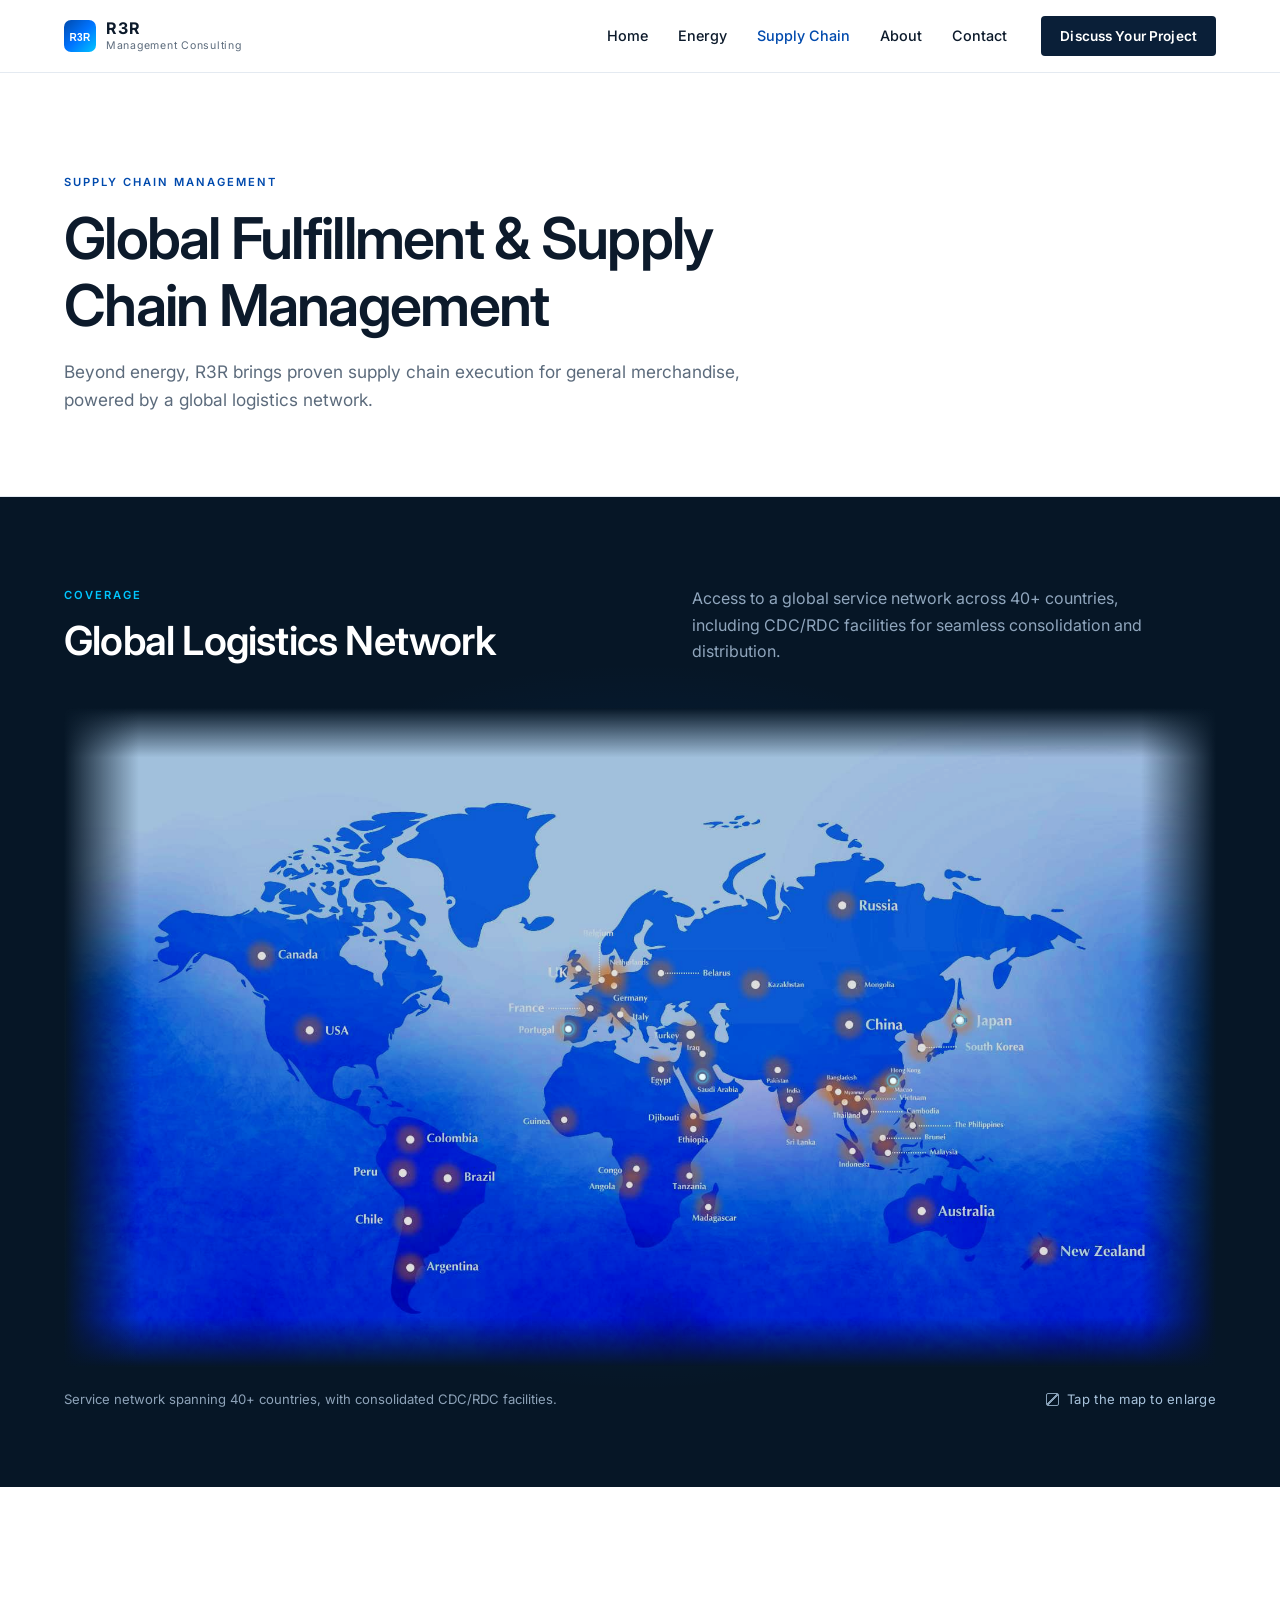
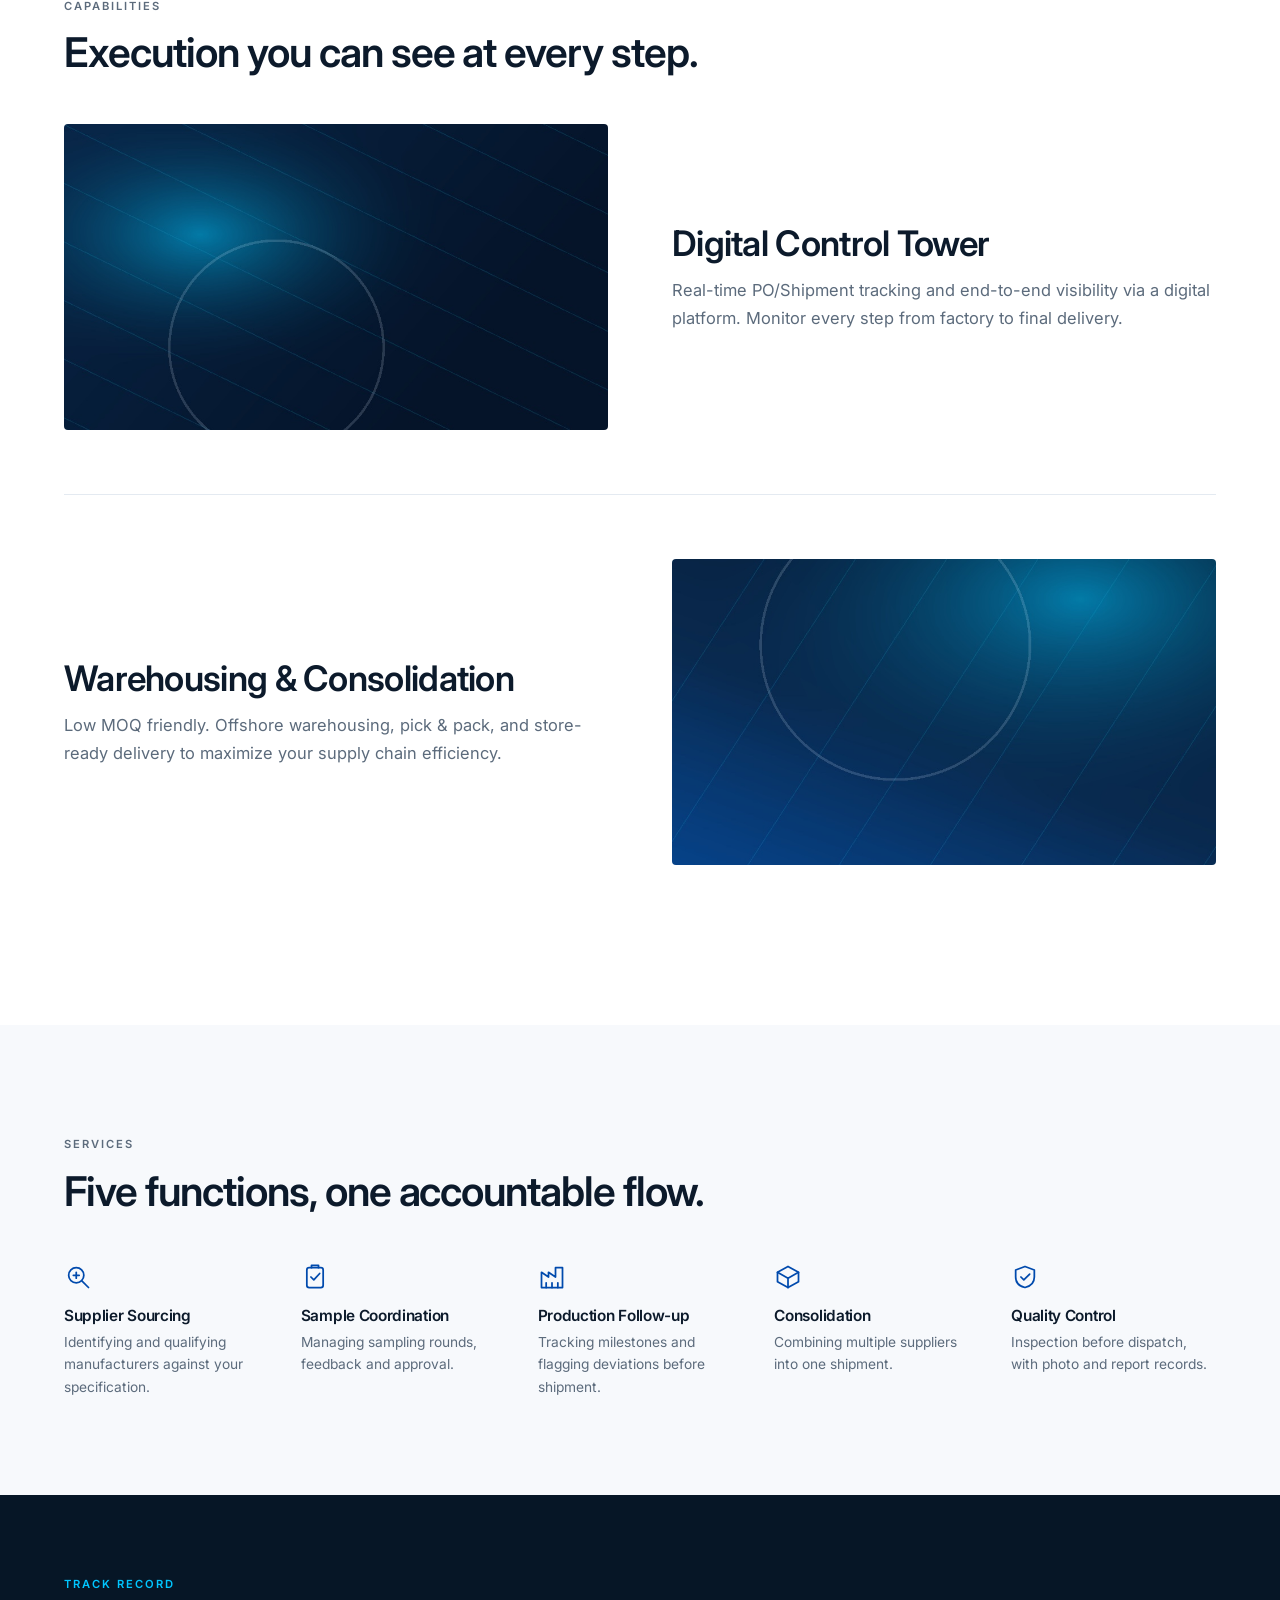
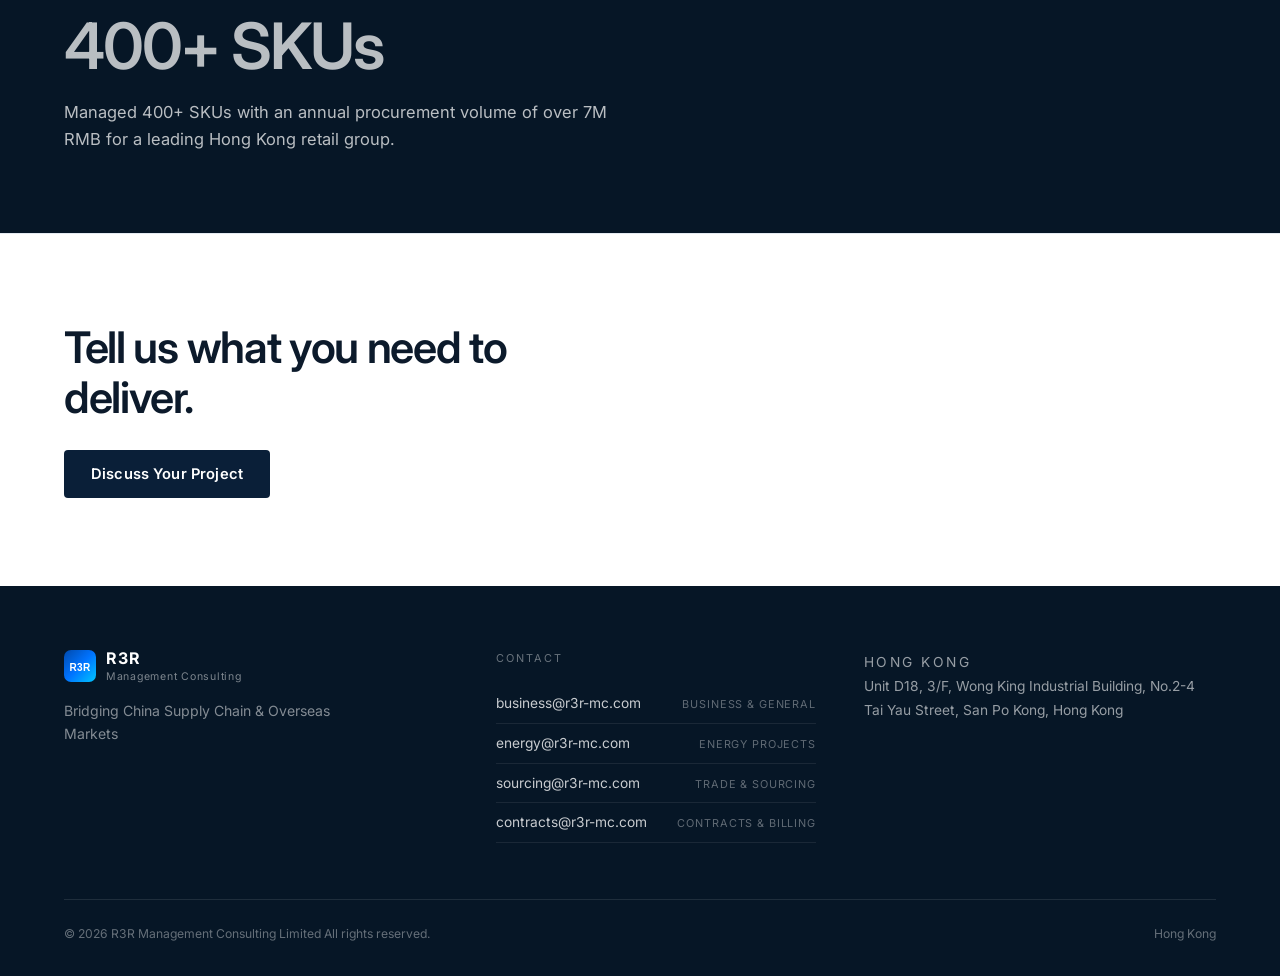
<file: supply-chain.html>
<!DOCTYPE html>
<html lang="en">
  <head>
    <meta charset="utf-8" />
    <meta name="viewport" content="width=device-width, initial-scale=1" />
    <title>Global Fulfillment & Supply Chain Management — R3R</title>
    <meta
      name="description"
      content="R3R delivers global fulfillment and supply chain execution for general merchandise: sourcing, consolidation, warehousing and end-to-end shipment visibility."
    />
    <link rel="canonical" href="https://r3r-mc.com/supply-chain.html" />
    <meta property="og:type" content="website" />
    <meta property="og:site_name" content="R3R Management Consulting" />
    <meta property="og:title" content="Global Fulfillment & Supply Chain Management — R3R" />
    <meta
      property="og:description"
      content="Proven supply chain execution for general merchandise, powered by a global logistics network."
    />
    <meta property="og:url" content="https://r3r-mc.com/supply-chain.html" />
    <meta property="og:image" content="https://r3r-mc.com/assets/img/scm_network.jpg" />
    <meta name="twitter:card" content="summary_large_image" />
    <meta name="theme-color" content="#0a1f38" />
    <link rel="icon" href="/assets/img/favicon.svg" type="image/svg+xml" />
    <link rel="preconnect" href="https://fonts.googleapis.com" />
    <link rel="preconnect" href="https://fonts.gstatic.com" crossorigin />
    <link
      rel="stylesheet"
      href="https://fonts.googleapis.com/css2?family=Inter:wght@400;500;600;700&display=swap"
    />
    <link rel="stylesheet" href="/assets/css/style.css" />
  </head>
  <body data-page="supply">
    <a class="skip-link" href="#main">Skip to content</a>

    <header class="site-header">
      <div class="container header-inner">
        <a class="brand" href="/index.html" aria-label="R3R home">
          <img src="/assets/img/logo.svg" alt="R3R" width="32" height="32" />
          <span class="brand-text">
            <strong>R3R</strong>
            <small data-bind="site.sub">Management Consulting</small>
          </span>
        </a>
        <nav class="nav" aria-label="Primary">
          <ul class="nav-links" id="navLinks" data-each="nav">
            <template>
              <li><a data-href="href" data-bind="label"></a></li>
            </template>
          </ul>
          <a class="btn btn--sm btn--dark nav-cta" data-href="cta.href" data-bind="cta.label"></a>
        </nav>
        <button
          class="nav-toggle"
          id="navToggle"
          type="button"
          aria-label="Open menu"
          aria-expanded="false"
          aria-controls="navLinks"
        >
          <span></span><span></span><span></span>
        </button>
      </div>
    </header>

    <main id="main">
      <section class="page-hero">
        <div class="container">
          <p class="eyebrow" data-bind="supply.hero.eyebrow"></p>
          <h1 data-bind="supply.hero.title"></h1>
          <p class="lead" data-bind="supply.hero.lead"></p>
        </div>
      </section>

      <section class="network" aria-labelledby="networkTitle">
        <div class="container">
          <div class="network-head">
            <div>
              <p class="eyebrow" data-bind="supply.network.eyebrow"></p>
              <h2 id="networkTitle" data-bind="supply.network.title"></h2>
            </div>
            <p class="network-desc" data-bind="supply.network.desc"></p>
          </div>
          <figure class="map-figure">
            <button
              class="map-zoom"
              type="button"
              data-lightbox-src="/assets/img/scm_network.jpg"
            >
              <img
                data-img="supply.network.image"
                data-alt="supply.network.alt"
                alt=""
                width="1969"
                height="1126"
                loading="lazy"
                decoding="async"
              />
              <span class="map-scan" aria-hidden="true"></span>
              <svg
                class="map-nodes"
                viewBox="0 0 1969 1126"
                preserveAspectRatio="none"
                aria-hidden="true"
                focusable="false"
              >
                <g class="map-node" transform="translate(862 548)" style="--d: 0s">
                  <circle class="map-node__halo" r="15"></circle>
                  <circle class="map-node__ring" r="10"></circle>
                  <circle class="map-node__core" r="5"></circle>
                </g>
                <g class="map-node" transform="translate(1091 630)" style="--d: 0.55s">
                  <circle class="map-node__halo" r="15"></circle>
                  <circle class="map-node__ring" r="10"></circle>
                  <circle class="map-node__core" r="5"></circle>
                </g>
                <g class="map-node" transform="translate(1417 637)" style="--d: 1.1s">
                  <circle class="map-node__halo" r="15"></circle>
                  <circle class="map-node__ring" r="10"></circle>
                  <circle class="map-node__core" r="5"></circle>
                </g>
                <g class="map-node" transform="translate(1531 533)" style="--d: 1.65s">
                  <circle class="map-node__halo" r="15"></circle>
                  <circle class="map-node__ring" r="10"></circle>
                  <circle class="map-node__core" r="5"></circle>
                </g>
              </svg>
            </button>
            <figcaption class="map-caption">
              <span data-bind="supply.network.caption"></span>
              <span class="map-hint" data-bind="supply.network.hint"></span>
            </figcaption>
          </figure>
        </div>
      </section>

      <section class="section">
        <div class="container">
          <div class="section-head">
            <p class="eyebrow" data-bind="supply.capabilitiesHead.eyebrow"></p>
            <h2 data-bind="supply.capabilitiesHead.title"></h2>
          </div>
          <div data-each="supply.capabilities">
            <template>
              <article class="capability">
                <div class="capability-media">
                  <div class="media">
                    <img data-img="image" data-alt="title" alt="" loading="lazy" />
                  </div>
                </div>
                <div class="capability-body">
                  <h2 data-bind="title"></h2>
                  <p data-bind="desc"></p>
                </div>
              </article>
            </template>
          </div>
        </div>
      </section>

      <section class="section section--surface">
        <div class="container">
          <div class="section-head">
            <p class="eyebrow" data-bind="supply.servicesHead.eyebrow"></p>
            <h2 data-bind="supply.servicesHead.title"></h2>
          </div>
          <div class="services" data-each="supply.services">
            <template>
              <div class="service">
                <svg class="icon" viewBox="0 0 24 24" aria-hidden="true">
                  <use data-use="icon"></use>
                </svg>
                <h3 data-bind="title"></h3>
                <p data-bind="desc"></p>
              </div>
            </template>
          </div>
        </div>
      </section>

      <section class="highlight">
        <div class="container">
          <p class="eyebrow" data-bind="supply.case.eyebrow"></p>
          <p class="highlight-value" data-bind="supply.case.value"></p>
          <p data-bind="supply.case.desc"></p>
        </div>
      </section>

      <section class="cta-band">
        <div class="container">
          <h2 data-bind="cta.title"></h2>
          <a class="btn btn--dark" data-href="cta.href" data-bind="cta.label"></a>
        </div>
      </section>
    </main>

    <footer class="site-footer">
      <div class="container">
        <div class="footer-top">
          <div class="footer-brand">
            <a class="brand" href="/index.html" aria-label="R3R home">
              <img src="/assets/img/logo.svg" alt="R3R" width="32" height="32" />
              <span class="brand-text">
                <strong>R3R</strong>
                <small data-bind="site.sub">Management Consulting</small>
              </span>
            </a>
            <p data-bind="site.tagline"></p>
          </div>
          <div class="footer-emails">
            <p class="footer-label" data-bind="ui.contact">Contact</p>
            <ul data-each="contact.emails">
              <template>
                <li>
                  <a data-mailto="email" data-bind="email"></a>
                  <span data-bind="title"></span>
                </li>
              </template>
            </ul>
          </div>
          <div class="footer-address">
            <p class="footer-label" data-bind="ui.office">Hong Kong</p>
            <p data-bind="site.address"></p>
          </div>
        </div>
        <div class="footer-bottom">
          <span
            >© <span id="year">2026</span> <span data-bind="site.name"></span>
            <span data-bind="ui.rights"></span
          ></span>
          <span>Hong Kong</span>
        </div>
      </div>
    </footer>

    <script src="/assets/js/main.js" defer></script>
    <script defer data-domain="r3r-mc.com" src="https://plausible.io/js/script.js"></script>
  </body>
</html>
</file>
<file: assets/css/style.css>
/* =========================================================
   R3R Management Consulting — 2026 refactor
   White ground, deep navy ink, restrained international layout.
   ========================================================= */

:root {
  --navy-950: #061626;
  --navy-900: #0a1f38;
  --navy-800: #0e2a4a;
  --blue-700: #004aad;
  --blue-600: #0059c9;
  --cyan-500: #00c6ff;
  --ink: #0c1a2b;
  --muted: #5c6b7c;
  --line: #e4eaf1;
  --surface: #f7f9fc;
  --white: #ffffff;

  --maxw: 1200px;
  --radius: 4px;
  --font: "Inter", "Helvetica Neue", -apple-system, BlinkMacSystemFont,
    "Segoe UI", "PingFang SC", "Microsoft YaHei", Arial, sans-serif;
  --ease: 180ms ease;
}

*,
*::before,
*::after {
  box-sizing: border-box;
}

html {
  -webkit-text-size-adjust: 100%;
  scroll-behavior: smooth;
}

body {
  margin: 0;
  background: var(--white);
  color: var(--ink);
  font-family: var(--font);
  font-size: 16.5px;
  line-height: 1.65;
  -webkit-font-smoothing: antialiased;
  text-rendering: optimizeLegibility;
}

img,
svg {
  display: block;
  max-width: 100%;
}

a {
  color: var(--blue-700);
  text-decoration: none;
  transition: color var(--ease), border-color var(--ease), opacity var(--ease);
}

a:hover {
  text-decoration: none;
}

h1,
h2,
h3,
h4 {
  margin: 0;
  font-weight: 600;
  letter-spacing: -0.02em;
  line-height: 1.15;
  color: var(--ink);
}

p {
  margin: 0 0 1em;
}

ul {
  margin: 0;
  padding: 0;
}

button,
input,
select,
textarea {
  font: inherit;
}

[hidden] {
  display: none !important;
}

.skip-link {
  position: absolute;
  left: -9999px;
  top: 0;
}

.skip-link:focus {
  left: 16px;
  top: 16px;
  z-index: 100;
  padding: 10px 16px;
  border: 1px solid var(--line);
  background: #fff;
  color: var(--ink);
  font-size: 0.88rem;
}

.hp {
  position: absolute !important;
  left: -9999px !important;
  width: 1px;
  height: 1px;
  opacity: 0;
}

.container {
  width: 100%;
  max-width: var(--maxw);
  margin: 0 auto;
  padding: 0 24px;
}

/* ---------- Header ---------- */
.site-header {
  position: sticky;
  top: 0;
  z-index: 60;
  background: rgba(255, 255, 255, 0.94);
  border-bottom: 1px solid var(--line);
  backdrop-filter: saturate(160%) blur(12px);
}

.header-inner {
  display: flex;
  align-items: center;
  justify-content: space-between;
  gap: 24px;
  height: 72px;
}

.brand {
  display: flex;
  align-items: center;
  gap: 10px;
  color: var(--ink);
  flex-shrink: 0;
}

.brand img {
  width: 32px;
  height: 32px;
}

.brand-text {
  display: flex;
  flex-direction: column;
  line-height: 1.1;
}

.brand-text strong {
  font-size: 1rem;
  font-weight: 700;
  letter-spacing: 0.06em;
}

.brand-text small {
  margin-top: 3px;
  font-size: 0.66rem;
  letter-spacing: 0.07em;
  color: var(--muted);
}

.nav {
  display: flex;
  align-items: center;
  gap: 34px;
}

.nav-links {
  display: flex;
  align-items: center;
  gap: 30px;
  list-style: none;
}

.nav-links a {
  font-size: 0.9rem;
  font-weight: 500;
  color: var(--ink);
}

.nav-links a:hover,
.nav-links a.active {
  color: var(--blue-700);
}

.nav-toggle {
  display: none;
  width: 40px;
  height: 40px;
  padding: 9px;
  border: 1px solid var(--line);
  border-radius: var(--radius);
  background: #fff;
  cursor: pointer;
}

.nav-toggle span {
  display: block;
  width: 100%;
  height: 1.5px;
  margin: 4px 0;
  background: var(--ink);
  transition: transform var(--ease), opacity var(--ease);
}

/* ---------- Buttons ---------- */
.btn {
  display: inline-flex;
  align-items: center;
  justify-content: center;
  height: 48px;
  padding: 0 26px;
  border: 1px solid transparent;
  border-radius: var(--radius);
  font-size: 0.92rem;
  font-weight: 600;
  letter-spacing: 0.01em;
  cursor: pointer;
  transition: background var(--ease), color var(--ease), border-color var(--ease),
    opacity var(--ease);
}

.btn--light {
  background: #fff;
  color: var(--navy-900);
}

.btn--light:hover {
  background: var(--cyan-500);
  color: var(--navy-950);
}

.btn--dark {
  background: var(--navy-900);
  color: #fff;
}

.btn--dark:hover {
  background: var(--blue-700);
}

.btn--ghost {
  background: #fff;
  color: var(--ink);
  border-color: var(--line);
}

.btn--ghost:hover {
  border-color: var(--navy-900);
}

.btn--sm {
  height: 40px;
  padding: 0 18px;
  font-size: 0.85rem;
}

/* ---------- Type helpers ---------- */
.eyebrow {
  margin: 0 0 14px;
  font-size: 0.7rem;
  font-weight: 600;
  letter-spacing: 0.18em;
  text-transform: uppercase;
  color: var(--blue-700);
}

.eyebrow--light {
  color: var(--cyan-500);
}

.lead {
  max-width: 62ch;
  margin-top: 20px;
  font-size: 1.08rem;
  color: var(--muted);
}

.muted {
  color: var(--muted);
}

/* ---------- Home hero ---------- */
.hero--home {
  position: relative;
  display: flex;
  align-items: flex-end;
  min-height: 92svh;
  overflow: hidden;
  background: var(--navy-950);
  color: #fff;
}

.hero-bg {
  position: absolute;
  inset: 0;
  width: 100%;
  height: 100%;
  object-fit: cover;
}

.hero-overlay {
  position: absolute;
  inset: 0;
  background: linear-gradient(
      90deg,
      rgba(4, 14, 28, 0.92) 0%,
      rgba(4, 14, 28, 0.6) 52%,
      rgba(4, 14, 28, 0.22) 100%
    ),
    linear-gradient(0deg, rgba(4, 14, 28, 0.7) 0%, rgba(4, 14, 28, 0) 62%);
}

.hero-inner {
  position: relative;
  z-index: 1;
  padding-top: 180px;
  padding-bottom: 88px;
}

.hero--home h1 {
  max-width: 17ch;
  margin: 0 0 26px;
  font-size: clamp(2.5rem, 6vw, 5rem);
  font-weight: 600;
  line-height: 1.03;
  letter-spacing: -0.035em;
  color: #fff;
}

.hero-sub {
  max-width: 58ch;
  margin: 0 0 36px;
  font-size: 1.08rem;
  line-height: 1.6;
  color: rgba(255, 255, 255, 0.78);
}

/* ---------- Page hero ---------- */
.page-hero {
  padding: 100px 0 64px;
  border-bottom: 1px solid var(--line);
  background: var(--white);
}

.page-hero h1 {
  max-width: 19ch;
  font-size: clamp(2.1rem, 4.6vw, 3.6rem);
  letter-spacing: -0.03em;
}

/* ---------- Sections ---------- */
.section {
  padding: 96px 0;
}

.section--tight {
  padding: 64px 0;
}

.section--surface {
  background: var(--surface);
}

.section-head {
  max-width: 720px;
  margin-bottom: 48px;
}

.section-head h2 {
  font-size: clamp(1.8rem, 3.2vw, 2.6rem);
  letter-spacing: -0.025em;
}

.section-head p {
  margin-top: 14px;
  color: var(--muted);
}

/* ---------- Cards ---------- */
.card-grid {
  display: grid;
  gap: 32px;
}

.card-grid--2 {
  grid-template-columns: repeat(2, 1fr);
}

.card-grid--3 {
  grid-template-columns: repeat(3, 1fr);
}

.card-grid--4 {
  grid-template-columns: repeat(4, 1fr);
}

.card {
  display: flex;
  flex-direction: column;
  color: inherit;
}

.media {
  aspect-ratio: 16 / 9;
  overflow: hidden;
  background: var(--surface);
  border-radius: var(--radius);
}

.media--wide {
  aspect-ratio: 21 / 9;
}

.media img {
  width: 100%;
  height: 100%;
  object-fit: cover;
  transition: transform 600ms cubic-bezier(0.2, 0.7, 0.2, 1);
}

.card:hover .media img {
  transform: scale(1.025);
}

.card-body {
  padding-top: 20px;
}

.card-body h3 {
  margin-bottom: 8px;
  font-size: 1.1rem;
}

.card-body p {
  margin: 0 0 14px;
  font-size: 0.94rem;
  color: var(--muted);
}

.text-link {
  font-size: 0.88rem;
  font-weight: 600;
  color: var(--blue-700);
}

.card:hover .text-link {
  color: var(--blue-600);
}

.prose {
  max-width: 70ch;
}

.prose p {
  margin-bottom: 1.25em;
  font-size: 1.02rem;
  color: var(--muted);
}

.prose p:last-child {
  margin-bottom: 0;
}

.note {
  margin: 36px 0 0;
  font-size: 0.8rem;
  color: var(--muted);
}

/* ---------- Stats ---------- */
.stats-band {
  border-top: 1px solid var(--line);
  border-bottom: 1px solid var(--line);
}

.stats {
  display: grid;
  grid-template-columns: repeat(3, 1fr);
}

.stat {
  padding: 44px 32px;
  border-left: 1px solid var(--line);
}

.stat:first-child {
  padding-left: 0;
  border-left: 0;
}

.stat-value {
  display: block;
  font-size: clamp(1.8rem, 3.2vw, 2.6rem);
  font-weight: 600;
  letter-spacing: -0.03em;
  color: var(--navy-900);
}

.stat-label {
  display: block;
  margin-top: 8px;
  font-size: 0.72rem;
  letter-spacing: 0.13em;
  text-transform: uppercase;
  color: var(--muted);
}

/* ---------- Logo wall ---------- */
.logo-wall {
  padding: 56px 0 76px;
  border-top: 1px solid var(--line);
}

.logo-wall-label {
  margin: 0 0 30px;
  font-size: 0.7rem;
  letter-spacing: 0.18em;
  text-transform: uppercase;
  text-align: center;
  color: var(--muted);
}

.logo-grid {
  display: grid;
  grid-template-columns: repeat(6, 1fr);
  gap: 10px 40px;
  align-items: center;
  justify-items: center;
}

.logo-grid img {
  width: 100%;
  max-width: 148px;
  height: auto;
  filter: grayscale(1);
  opacity: 0.55;
  transition: opacity var(--ease);
}

.logo-grid img:hover {
  opacity: 0.85;
}

/* ---------- Split (EMS) ---------- */
.split {
  display: grid;
  grid-template-columns: 1.08fr 1fr;
  gap: 64px;
  align-items: center;
}

.split-media .media {
  aspect-ratio: 4 / 3;
}

.split-body h2 {
  font-size: clamp(1.8rem, 3.2vw, 2.5rem);
  margin-bottom: 16px;
}

.split-body > p {
  color: var(--muted);
}

.points {
  display: grid;
  grid-template-columns: 1fr 1fr;
  gap: 28px 36px;
  margin-top: 34px;
}

.point h3 {
  margin-bottom: 6px;
  font-size: 0.96rem;
}

.point p {
  margin: 0;
  font-size: 0.88rem;
  color: var(--muted);
}

/* ---------- Global network band ---------- */
.network {
  --band: var(--navy-950);
  position: relative;
  padding: 88px 0 76px;
  background: var(--band);
  color: #c9d8e8;
  overflow: hidden;
}

.network-head {
  display: grid;
  grid-template-columns: minmax(0, 1.05fr) minmax(0, 0.95fr);
  gap: 48px;
  align-items: end;
  margin-bottom: 44px;
}

.network .eyebrow {
  color: var(--cyan-500);
}

.network h2 {
  color: #fff;
  font-size: clamp(1.8rem, 3.2vw, 2.5rem);
}

.network-desc {
  margin: 0;
  max-width: 46ch;
  color: #90a6bd;
  font-size: 1rem;
}

.map-figure {
  position: relative;
  margin: 0;
}

/* soft halo behind the plate so it reads as a lit screen, not a pasted block */
.map-figure::before {
  content: "";
  position: absolute;
  inset: -8% -4%;
  background: radial-gradient(58% 62% at 50% 46%, rgba(0, 116, 255, 0.22), transparent 72%);
  pointer-events: none;
}

/* a whisper of navy over the plate so the source's light field sits in the band */
.map-zoom::before {
  content: "";
  position: absolute;
  inset: 0;
  pointer-events: none;
  background: rgba(6, 22, 38, 0.12);
}

/* four-sided feather: paints the band colour over the outermost 6-7% so the
   map has no cut edge, while leaving every country label untouched */
.map-zoom::after {
  content: "";
  position: absolute;
  inset: 0;
  pointer-events: none;
  background:
    linear-gradient(
      to right,
      var(--band) 0%,
      rgba(6, 22, 38, 0) 6.5%,
      rgba(6, 22, 38, 0) 93.5%,
      var(--band) 100%
    ),
    linear-gradient(
      to bottom,
      var(--band) 0%,
      rgba(6, 22, 38, 0) 7.5%,
      rgba(6, 22, 38, 0) 92.5%,
      var(--band) 100%
    );
}

.map-zoom {
  position: relative;
  display: block;
  width: 100%;
  padding: 0;
  border: 0;
  background: none;
  cursor: zoom-in;
  line-height: 0;
  overflow: hidden;
  -webkit-appearance: none;
  appearance: none;
}

.map-zoom img {
  width: 100%;
  height: auto;
  border-radius: 2px;
  filter: saturate(0.92) brightness(0.86) contrast(1.06);
  transition: filter 260ms ease, transform 600ms cubic-bezier(0.2, 0.7, 0.2, 1);
}

.map-zoom:hover img,
.map-zoom:focus-visible img {
  filter: saturate(1) brightness(0.94);
}

.map-zoom:focus-visible {
  outline: 2px solid var(--cyan-500);
  outline-offset: 6px;
}

/* ---------- Radar sweep ----------
   .map-zoom::before (navy veil) and ::after (four-sided feather) are both
   spoken for, so the sweep rides its own element. Pure CSS, no script. */
.map-scan {
  position: absolute;
  top: -2%;
  bottom: -2%;
  left: 0;
  width: 46%;
  pointer-events: none;
  /* The peak sits at 78%, well inside the element: the trailing 22% is a long
     fade, so the band dissolves instead of ending on a straight edge. */
  background: linear-gradient(
    100deg,
    rgba(0, 198, 255, 0) 0%,
    rgba(0, 198, 255, 0.02) 22%,
    rgba(90, 226, 255, 0.07) 52%,
    rgba(150, 238, 255, 0.135) 70%,
    rgba(226, 250, 255, 0.19) 78%,
    rgba(150, 238, 255, 0.1) 88%,
    rgba(0, 198, 255, 0.02) 96%,
    rgba(0, 198, 255, 0) 100%
  );
  transform: translate3d(-120%, 0, 0);
  will-change: transform;
  animation: mapSweep 9s cubic-bezier(0.42, 0, 0.58, 1) infinite;
}

@keyframes mapSweep {
  0% {
    transform: translate3d(-120%, 0, 0);
  }
  56% {
    transform: translate3d(330%, 0, 0);
  }
  100% {
    transform: translate3d(330%, 0, 0);
  }
}

/* ---------- Breathing nodes ----------
   Coordinates measured from the source bitmap (1969x1126), so each ring sits
   exactly on the marker already printed in the map image. */
.map-nodes {
  position: absolute;
  inset: 0;
  width: 100%;
  height: 100%;
  pointer-events: none;
  overflow: visible;
}

.map-node__halo {
  fill: #4fd8ff;
  opacity: 0.16;
}

.map-node__ring {
  fill: none;
  stroke: #4fdcff;
  stroke-width: 2.4;
  transform-box: fill-box;
  transform-origin: center;
  opacity: 0.5;
  animation: nodePulse 2.4s ease-in-out infinite;
  animation-delay: var(--d, 0s);
  will-change: transform, opacity;
}

.map-node__core {
  fill: #eafdff;
  opacity: 0.95;
}

@keyframes nodePulse {
  0%,
  100% {
    transform: scale(0.95);
    opacity: 0.5;
  }
  50% {
    transform: scale(1.85);
    opacity: 0.14;
  }
}

.map-caption {
  position: relative;
  display: flex;
  flex-wrap: wrap;
  gap: 8px 24px;
  justify-content: space-between;
  margin-top: 22px;
  font-size: 0.82rem;
  color: #8ea3b9;
}

.map-hint {
  display: inline-flex;
  align-items: center;
  gap: 8px;
  color: #a9c4dd;
  letter-spacing: 0.02em;
}

.map-hint::before {
  content: "";
  width: 13px;
  height: 13px;
  border: 1.4px solid currentColor;
  border-radius: 2px;
  background: linear-gradient(
    135deg,
    transparent 0 45%,
    currentColor 45% 55%,
    transparent 55% 100%
  );
  opacity: 0.8;
}

/* ---------- Lightbox ---------- */
.lightbox {
  position: fixed;
  inset: 0;
  z-index: 900;
  display: grid;
  place-items: center;
  padding: clamp(16px, 3vw, 44px);
  background: rgba(4, 12, 22, 0.95);
  opacity: 0;
  visibility: hidden;
  transition: opacity 220ms ease, visibility 220ms ease;
}

.lightbox.open {
  opacity: 1;
  visibility: visible;
}

body.lb-open .site-header {
  visibility: hidden;
}

.lightbox img {
  width: auto;
  height: auto;
  max-width: 100%;
  max-height: 86vh;
  border-radius: 4px;
  box-shadow: 0 40px 100px -30px rgba(0, 0, 0, 0.9);
}

.lightbox-close {
  position: absolute;
  top: clamp(12px, 2vw, 24px);
  right: clamp(12px, 2vw, 24px);
  display: grid;
  place-items: center;
  width: 44px;
  height: 44px;
  padding: 0;
  border: 1px solid rgba(255, 255, 255, 0.32);
  border-radius: 50%;
  background: rgba(10, 31, 56, 0.72);
  color: #fff;
  cursor: pointer;
  transition: background var(--ease), border-color var(--ease);
}

.lightbox-close:hover,
.lightbox-close:focus-visible {
  background: rgba(0, 74, 173, 0.9);
  border-color: rgba(255, 255, 255, 0.6);
}

/* ---------- Capability rows ---------- */
.capability {
  display: grid;
  grid-template-columns: 1fr 1fr;
  gap: 64px;
  align-items: center;
  padding: 64px 0;
  border-top: 1px solid var(--line);
}

.capability:first-child {
  padding-top: 0;
  border-top: 0;
}

.capability:nth-child(even) .capability-media {
  order: 2;
}

.capability h2 {
  margin-bottom: 14px;
  font-size: clamp(1.6rem, 2.8vw, 2.2rem);
}

.capability p {
  margin: 0;
  color: var(--muted);
}

/* ---------- Services ---------- */
.services {
  display: grid;
  grid-template-columns: repeat(5, 1fr);
  gap: 32px;
}

.service .icon {
  width: 28px;
  height: 28px;
  margin-bottom: 16px;
  color: var(--blue-700);
}

.service h3 {
  margin-bottom: 6px;
  font-size: 0.96rem;
}

.service p {
  margin: 0;
  font-size: 0.86rem;
  color: var(--muted);
}

/* ---------- Highlight ---------- */
.highlight {
  padding: 80px 0;
  background: var(--navy-950);
  color: #fff;
}

.highlight .eyebrow {
  color: var(--cyan-500);
}

.highlight-value {
  margin: 0 0 14px;
  font-size: clamp(2.4rem, 5vw, 4rem);
  font-weight: 600;
  letter-spacing: -0.035em;
  color: #fff;
}

.highlight p {
  max-width: 58ch;
  margin: 0;
  color: rgba(255, 255, 255, 0.72);
}

/* ---------- CTA band ---------- */
.cta-band {
  padding: 88px 0;
  border-top: 1px solid var(--line);
}

.cta-band h2 {
  max-width: 18ch;
  margin-bottom: 28px;
  font-size: clamp(1.8rem, 3.4vw, 2.8rem);
  letter-spacing: -0.03em;
}

/* ---------- Contact ---------- */
.contact-grid {
  display: grid;
  grid-template-columns: 1.02fr 0.98fr;
  gap: 80px;
  align-items: start;
}

.section-form-title {
  margin-bottom: 24px;
  font-size: 1.3rem;
}

.form-field {
  margin-bottom: 20px;
}

.form-field label {
  display: block;
  margin-bottom: 8px;
  font-size: 0.84rem;
  font-weight: 600;
}

.form-field input,
.form-field select,
.form-field textarea {
  width: 100%;
  height: 48px;
  padding: 0 14px;
  border: 1px solid #d5dfea;
  border-radius: var(--radius);
  background: #fff;
  color: var(--ink);
  font-size: 0.94rem;
  transition: border-color var(--ease), box-shadow var(--ease);
}

.form-field textarea {
  height: auto;
  min-height: 140px;
  padding: 12px 14px;
  resize: vertical;
}

.form-field select {
  appearance: none;
  -webkit-appearance: none;
  padding-right: 42px;
  background-image: url("data:image/svg+xml;charset=UTF-8,%3Csvg xmlns='http://www.w3.org/2000/svg' width='12' height='8'%3E%3Cpath d='M1 1l5 5 5-5' fill='none' stroke='%235c6b7c' stroke-width='1.5'/%3E%3C/svg%3E");
  background-repeat: no-repeat;
  background-position: right 15px center;
}

.form-field input:focus,
.form-field select:focus,
.form-field textarea:focus {
  outline: none;
  border-color: var(--blue-700);
  box-shadow: 0 0 0 3px rgba(0, 74, 173, 0.08);
}

.form-note {
  margin: 12px 0 0;
  font-size: 0.78rem;
  color: var(--muted);
}

.form-status {
  display: none;
  margin-top: 16px;
  padding: 12px 14px;
  border-radius: var(--radius);
  font-size: 0.88rem;
}

.form-status.ok {
  display: block;
  border: 1px solid #bfe0cd;
  background: #eef7f1;
  color: #1d4d3a;
}

.form-status.err {
  display: block;
  border: 1px solid #f0c8c8;
  background: #fdf1f1;
  color: #8a2b2b;
}

.email-matrix {
  display: grid;
  grid-template-columns: 1fr 1fr;
  gap: 16px;
}

.email-card {
  display: block;
  padding: 22px;
  border: 1px solid var(--line);
  border-radius: var(--radius);
  color: inherit;
  transition: border-color var(--ease), background var(--ease);
}

.email-card:hover {
  border-color: #c7d3e2;
  background: var(--surface);
}

.email-card .icon {
  width: 20px;
  height: 20px;
  margin-bottom: 14px;
  color: var(--blue-700);
}

.email-card h3 {
  margin-bottom: 4px;
  font-size: 0.88rem;
}

.email-card .addr {
  font-size: 0.84rem;
  color: var(--blue-700);
  word-break: break-all;
}

.email-card p {
  margin: 8px 0 0;
  font-size: 0.79rem;
  color: var(--muted);
}

.address-block {
  margin-top: 56px;
  padding-top: 28px;
  border-top: 1px solid var(--line);
}

.address-block h3 {
  margin-bottom: 8px;
  font-size: 0.88rem;
}

.address-block p {
  margin: 0;
  max-width: 46ch;
  font-size: 0.88rem;
  color: var(--muted);
}

/* ---------- Footer ---------- */
.site-footer {
  padding: 64px 0 32px;
  background: var(--navy-950);
  color: rgba(255, 255, 255, 0.7);
}

.footer-top {
  display: grid;
  grid-template-columns: 1.2fr 1fr 1.1fr;
  gap: 48px;
}

.site-footer .brand-text strong {
  color: #fff;
}

.site-footer .brand-text small {
  color: rgba(255, 255, 255, 0.48);
}

.footer-brand p {
  max-width: 30ch;
  margin: 16px 0 0;
  font-size: 0.88rem;
  color: rgba(255, 255, 255, 0.5);
}

.footer-label {
  margin: 0 0 16px;
  font-size: 0.68rem;
  letter-spacing: 0.18em;
  text-transform: uppercase;
  color: rgba(255, 255, 255, 0.4);
}

.footer-emails ul {
  list-style: none;
}

.footer-emails li {
  display: flex;
  align-items: baseline;
  justify-content: space-between;
  gap: 16px;
  padding: 8px 0;
  border-bottom: 1px solid rgba(255, 255, 255, 0.08);
  font-size: 0.86rem;
}

.footer-emails li span {
  font-size: 0.68rem;
  letter-spacing: 0.08em;
  text-transform: uppercase;
  color: rgba(255, 255, 255, 0.36);
  white-space: nowrap;
}

.site-footer a {
  color: rgba(255, 255, 255, 0.78);
}

.site-footer a:hover {
  color: #fff;
}

.footer-address p {
  margin: 0;
  font-size: 0.86rem;
  line-height: 1.75;
  color: rgba(255, 255, 255, 0.58);
}

.footer-bottom {
  display: flex;
  justify-content: space-between;
  gap: 16px;
  margin-top: 56px;
  padding-top: 24px;
  border-top: 1px solid rgba(255, 255, 255, 0.1);
  font-size: 0.76rem;
  color: rgba(255, 255, 255, 0.38);
}

/* ---------- 404 ---------- */
.notfound {
  padding: 160px 0;
  text-align: center;
}

.notfound h1 {
  margin-bottom: 16px;
  font-size: clamp(3rem, 8vw, 6rem);
  letter-spacing: -0.04em;
  color: var(--navy-900);
}

.notfound p {
  margin: 0 auto 32px;
  max-width: 46ch;
  color: var(--muted);
}

/* ---------- Focus ---------- */
:focus-visible {
  outline: 2px solid var(--blue-700);
  outline-offset: 3px;
}

/* ---------- Responsive ---------- */
@media (max-width: 1024px) {
  .card-grid--4 {
    grid-template-columns: repeat(2, 1fr);
  }
  .services {
    grid-template-columns: repeat(3, 1fr);
  }
  .split,
  .capability,
  .contact-grid {
    grid-template-columns: 1fr;
    gap: 40px;
  }
  .capability:nth-child(even) .capability-media {
    order: 0;
  }
  .footer-top {
    grid-template-columns: 1fr 1fr;
  }
  .footer-brand {
    grid-column: 1 / -1;
  }
}

@media (max-width: 900px) {
  .nav-toggle {
    display: block;
  }
  .nav {
    gap: 16px;
  }
  .nav-links {
    position: fixed;
    top: 72px;
    left: 0;
    right: 0;
    display: block;
    padding: 8px 24px 20px;
    background: #fff;
    border-bottom: 1px solid var(--line);
    box-shadow: 0 16px 32px rgba(6, 22, 38, 0.08);
    transform: translateY(-130%);
    transition: transform 220ms ease;
  }
  .nav-links.open {
    transform: translateY(0);
  }
  .nav-links li {
    border-bottom: 1px solid var(--line);
  }
  .nav-links li:last-child {
    border-bottom: 0;
  }
  .nav-links a {
    display: block;
    padding: 14px 0;
  }
  .nav-cta {
    display: none;
  }
  .section {
    padding: 72px 0;
  }
  .page-hero {
    padding: 72px 0 48px;
  }
  .hero-inner {
    padding-top: 140px;
    padding-bottom: 64px;
  }
  .network-head {
    grid-template-columns: 1fr;
    gap: 22px;
    align-items: start;
  }
  .network-desc {
    max-width: 56ch;
  }
}

/* phones: the sweep is a full-width gradient composited over a filtered
   bitmap — the one place it can cost frames. Nodes keep breathing, slower. */
@media (max-width: 768px) {
  .map-scan {
    display: none;
  }
  .map-node__ring {
    animation-duration: 3.6s;
  }
}

@media (max-width: 720px) {
  body {
    font-size: 16px;
  }
  .card-grid--2,
  .card-grid--3,
  .card-grid--4 {
    grid-template-columns: 1fr;
  }
  .services {
    grid-template-columns: 1fr 1fr;
  }
  .points {
    grid-template-columns: 1fr;
  }
  .stats {
    grid-template-columns: 1fr;
  }
  .stat {
    padding: 26px 0;
    border-top: 1px solid var(--line);
    border-left: 0;
  }
  .stat:first-child {
    border-top: 0;
  }
  .logo-grid {
    grid-template-columns: repeat(3, 1fr);
  }
  .email-matrix {
    grid-template-columns: 1fr;
  }
  .footer-top {
    grid-template-columns: 1fr;
    gap: 36px;
  }
  .footer-bottom {
    flex-direction: column;
    gap: 8px;
  }
  .capability {
    padding: 44px 0;
  }
  .cta-band,
  .highlight {
    padding: 64px 0;
  }
  .network {
    padding: 64px 0 56px;
  }
  .network-head {
    margin-bottom: 30px;
  }
  .map-figure::before {
    inset: -3% 0;
  }
  .map-caption {
    margin-top: 18px;
    font-size: 0.78rem;
  }
  .map-hint {
    order: -1;
  }
}

@media (max-width: 720px) {
  .lightbox {
    display: block;
    overflow: auto;
    -webkit-overflow-scrolling: touch;
    padding: 0;
    background: #040c16;
  }
  .lightbox img {
    width: 165vw;
    max-width: none;
    max-height: none;
    margin: 76px 0 32px;
    border-radius: 0;
  }
  .lightbox-close {
    position: fixed;
    top: 14px;
    right: 14px;
  }
}

@media (max-width: 480px) {
  .container {
    padding: 0 20px;
  }
  .services {
    grid-template-columns: 1fr;
  }
  .hero--home {
    min-height: 88svh;
  }
  .hero-inner {
    padding-top: 112px;
  }
  .hero--home h1 {
    font-size: clamp(2.1rem, 9vw, 2.8rem);
  }
}

@media (prefers-reduced-motion: reduce) {
  *,
  *::before,
  *::after {
    scroll-behavior: auto !important;
    transition: none !important;
    animation: none !important;
  }
  /* belt and braces: keep the decorative layer fully static */
  .map-scan {
    display: none;
  }
  .map-node__ring {
    animation: none !important;
    opacity: 0;
  }
}
</file>
